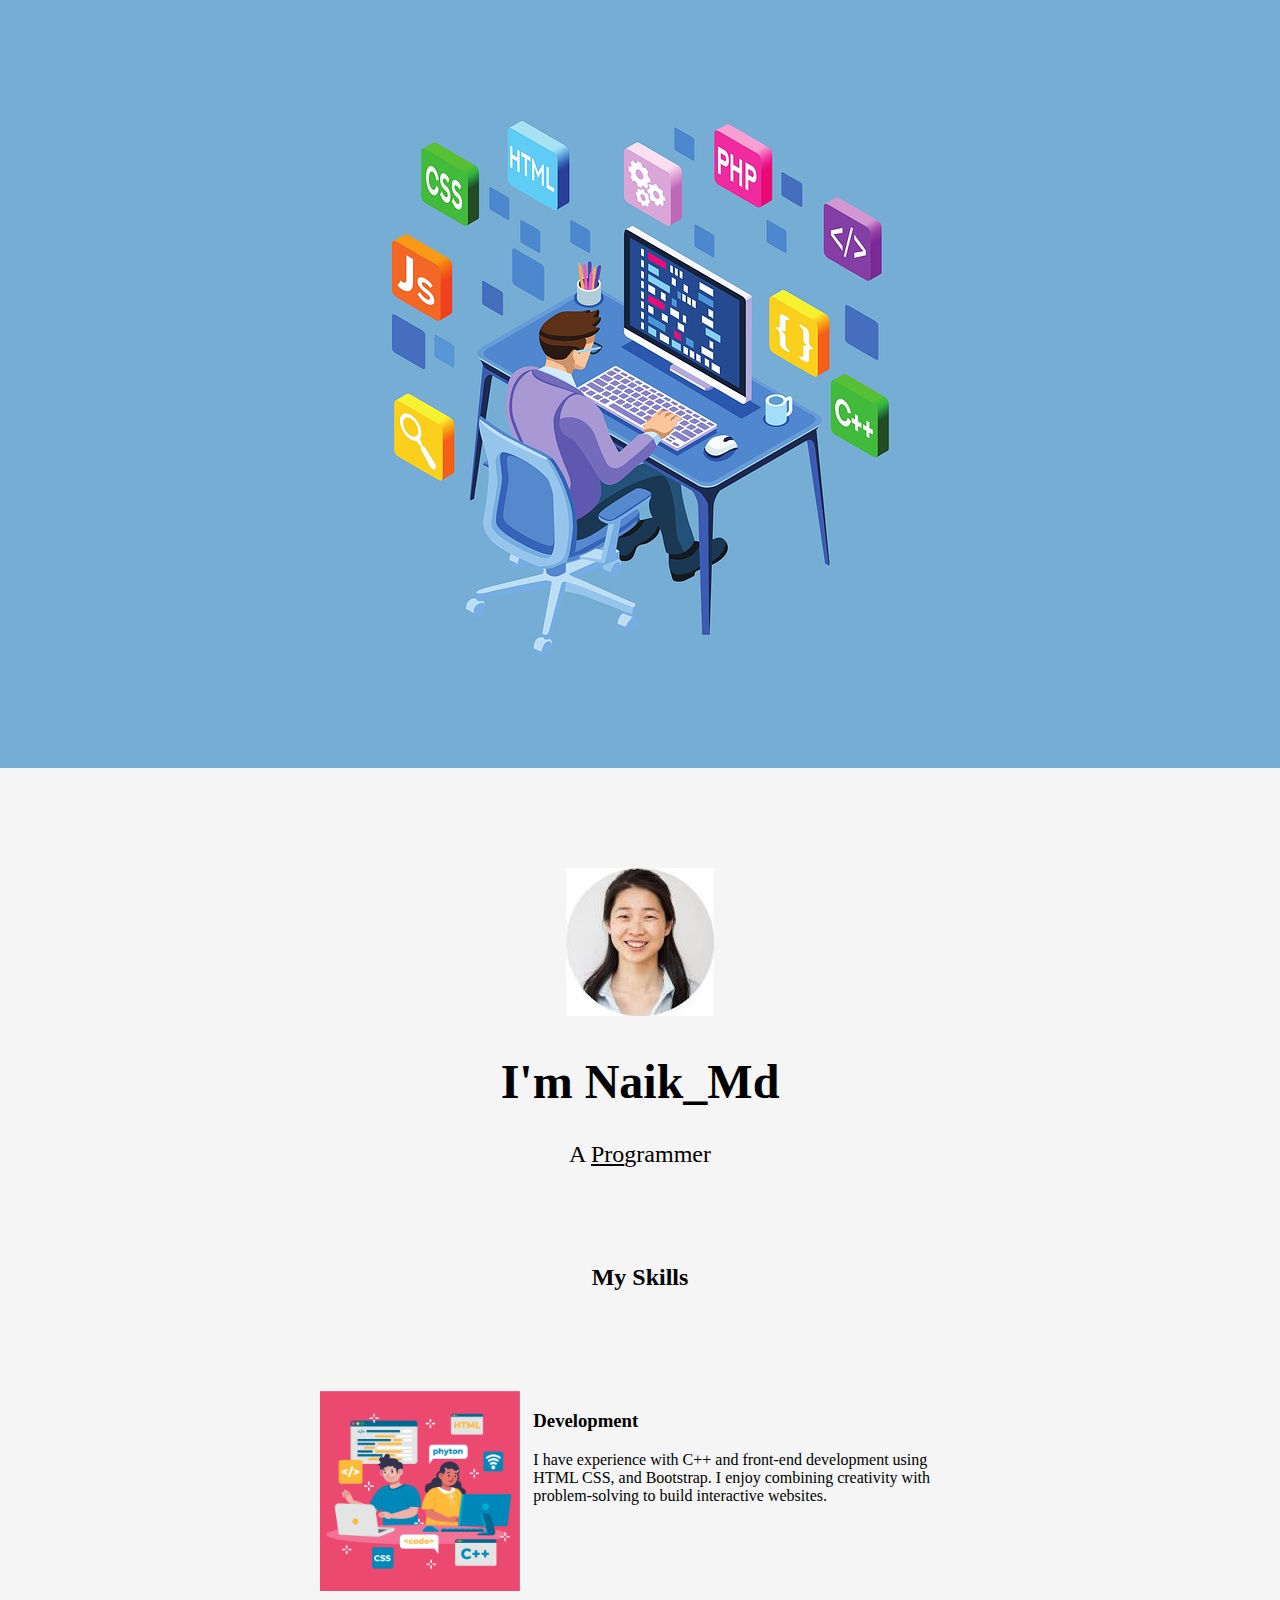
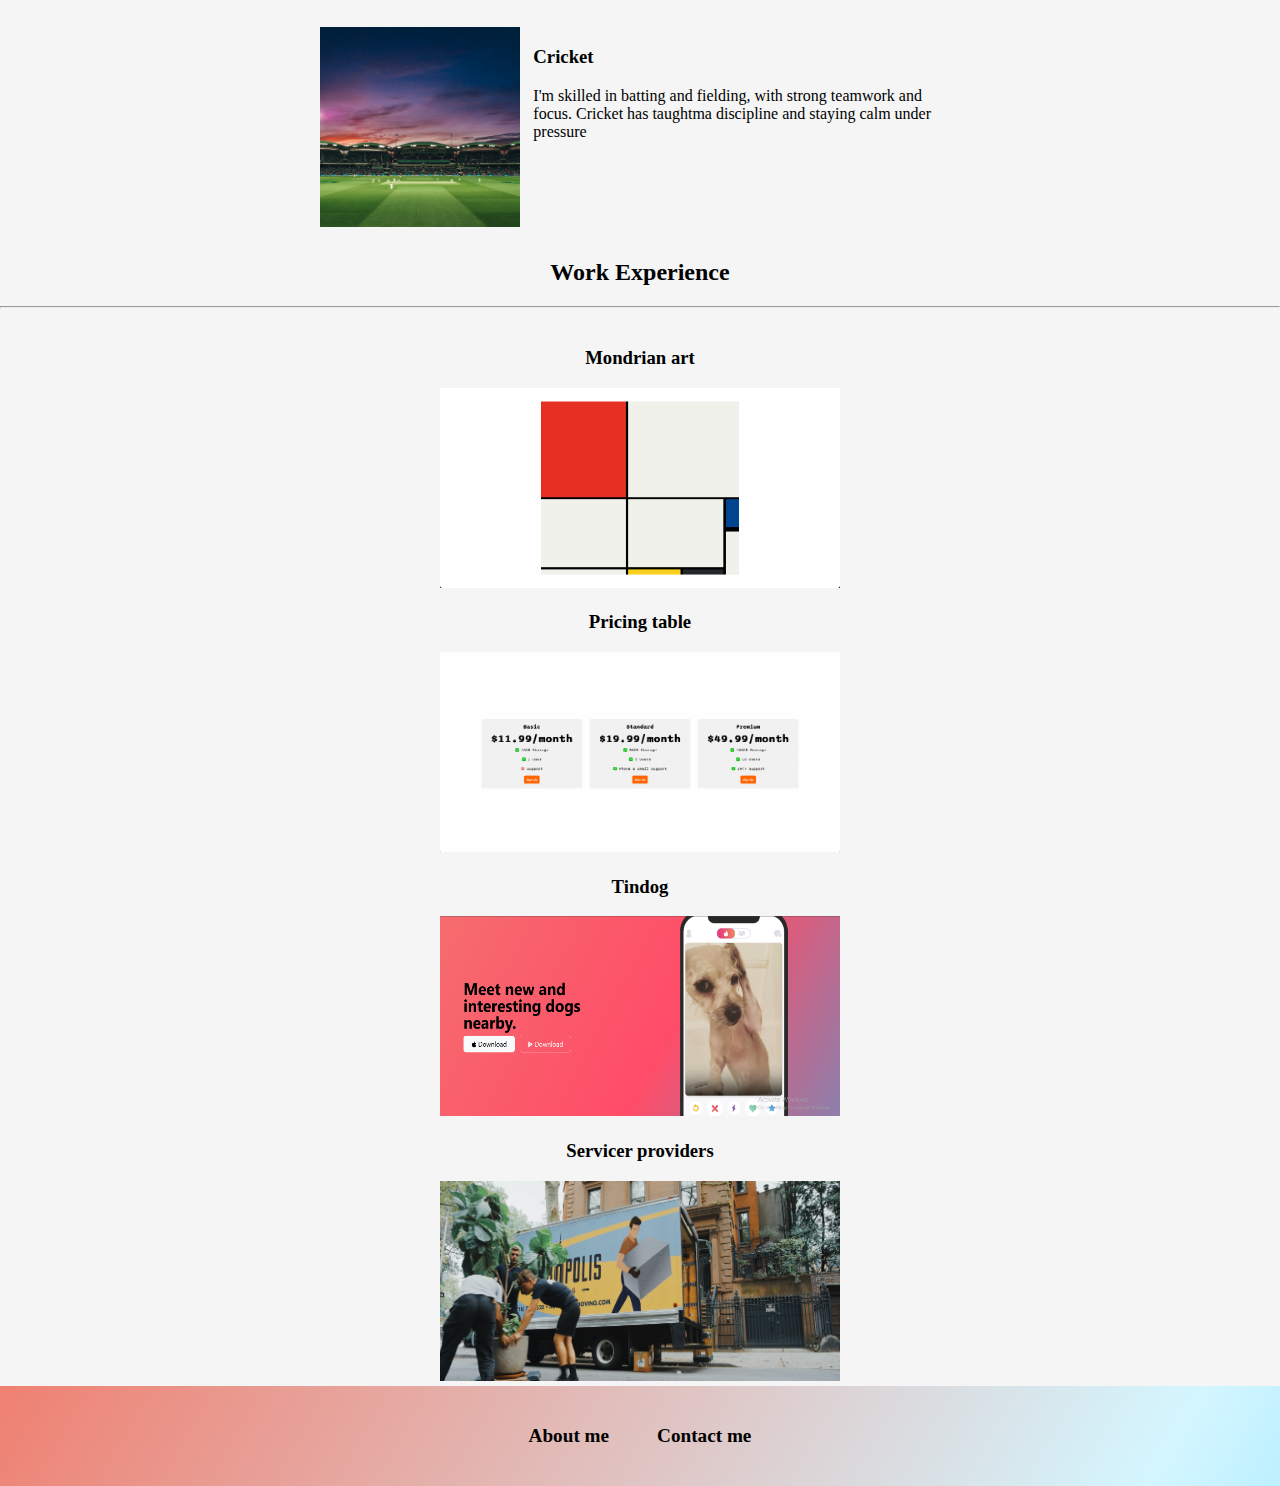
<file: index.html>
<!DOCTYPE html>
<html lang="en">
<head>
  <meta charset="UTF-8">
  <meta name="viewport" content="width=device-width, initial-scale=1.0">
  <title>Personal Resume</title>
  <link rel="stylesheet" href="style.css">
</head>
<body>

  <section class="hero">
    <img src="./HEROS.jpg.png" alt="hero image" width="100%">
  </section>

  <section class="angela">
    <img alt="angelabauer (Angela Yu) · GitHub" id="dimg_g7spZ9WiO5yakdUPzNbAkQc_13" src="[data-uri]" data-csiid="g7spZ9WiO5yakdUPzNbAkQc_5" data-atf="1">
    <h1>I'm Naik_Md</h1>
    <p class="para">A <span>Pro</span>grammer</p>
  </section>
  <div class="skills">
    <h2>My Skills</h2>
    <div class="parent">
      <div class="cartoon">
        <img src="./skills.jpg" alt="Skills image" height="200">
      </div>
    <div class="development">
      <h3>Development</h3>
      <p>I have experience with C++ and front-end development using HTML CSS, and Bootstrap. I enjoy combining creativity with problem-solving to build interactive websites.</p>
    </div>
      <div class="cartoon">
        <img src="./Interest (2).jpg" alt="Skills image" height="200" width="200">
      </div>
    <div class="development">
      <h3>Cricket</h3>
      <p>I'm skilled in batting and fielding, with strong teamwork and focus. Cricket has taughtma discipline and staying calm under pressure</p>
    </div>
    </div>
  </div>
<hr class="hr1">
  <div class="pro1">
    <h2>Work Experience</h2>
    <hr>
    <div class="pros">
    <h3>Mondrian art</h3>
    <div class="pro2"><a href="./projects/index2.html"><img src="./goal.png" alt="goal image" height="200"></a></div>
    <h3>Pricing table</h3>
    <div class="pro2"><a href="./projects/index1.html"><img src="./projects/goal-large.png" alt="goal image" height="200"></a></div>
    <h3>Tindog</h3>
    <div class="pro2"><a href="./projects/index4.html"><img src="./projects/Screenshot (5).png" alt="goal image" height="200"></a></div>
    <h3>Servicer providers</h3>
    <div class="pro2"><a href="./projects/index3.html"><img src="./projects/moving-van.jpg" alt="goal image" height="200"></a></div>
    </div>
  </div>
  <!-- <hr> -->
  <footer>
    <div class="footer gradient-background">
      <div class="about-me"><a href="./projects/about.html">About me</a></div>
      <div class="about-me"><a href="./projects/contact.html">Contact me</a></div>
    </div>
  </footer>
</body>
</html>
</file>
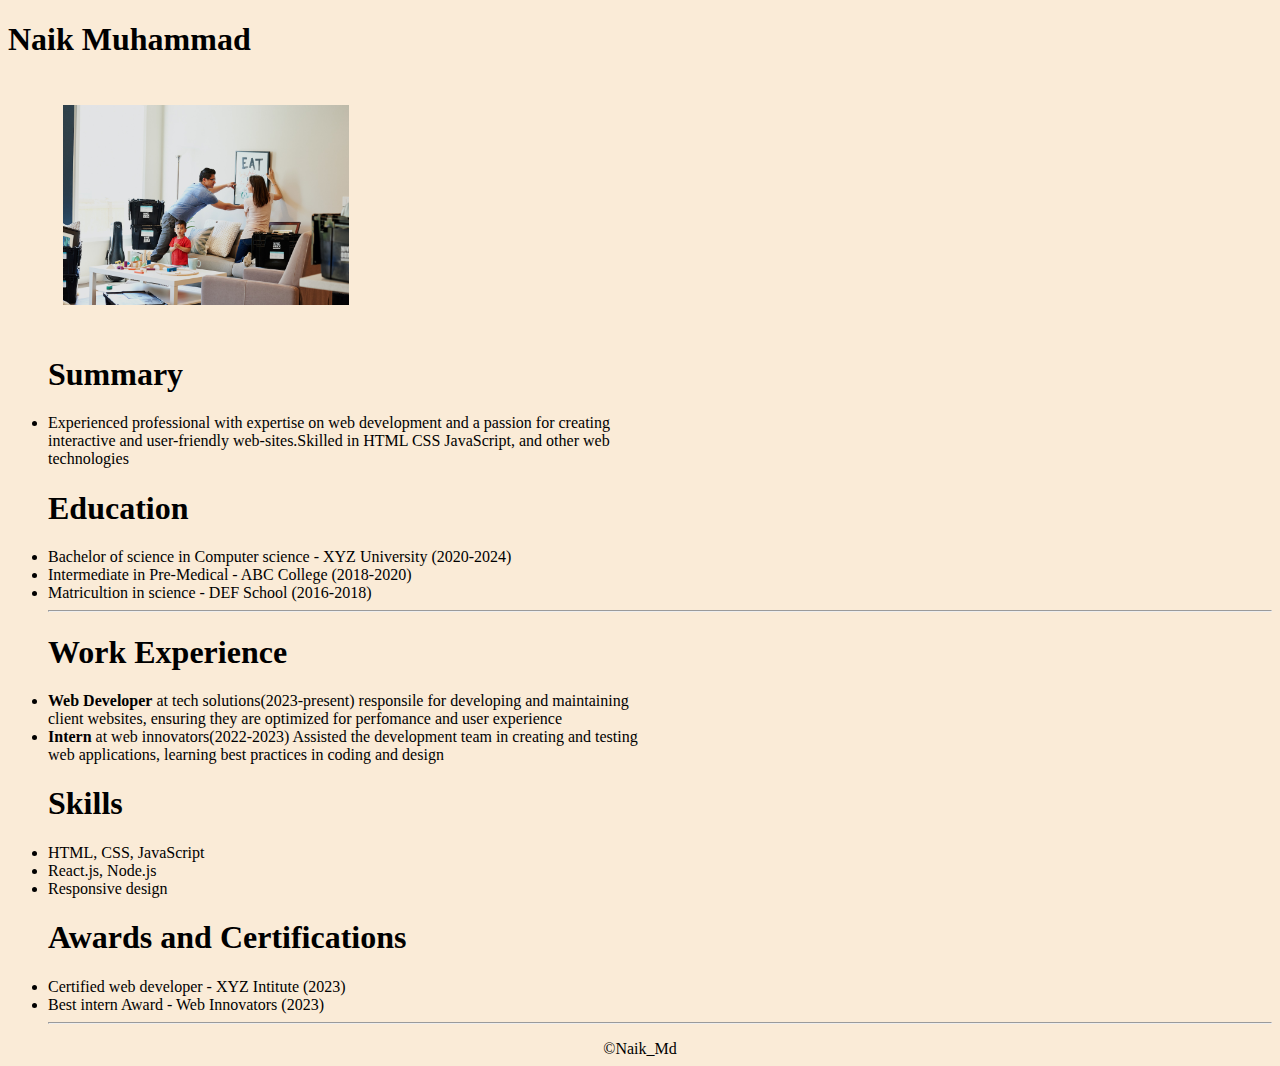
<file: projects/about.html>
<!DOCTYPE html>
<html lang="en">
<head>
    <meta charset="UTF-8">
    <meta name="viewport" content="width=device-width, initial-scale=1.0">
    <title>About me</title>
    <style>
        body{
            background-color: antiquewhite;
        }
        li{
            width: 50%;
        }
    </style>
</head>
<body>
    <h1>Naik Muhammad</h1>
    <img src="./family.jpg" alt="myImage" height="200" style="margin: 2%; padding-left: 30px;" >
    <ul>
        <h1>Summary</h1>
        <li>Experienced professional with expertise on web development and a passion for creating interactive and user-friendly web-sites.Skilled in HTML CSS JavaScript, and other web technologies</li>
        <h1>Education</h1>
        <li>Bachelor of science in Computer science - XYZ University (2020-2024)</li>
        <li>Intermediate in Pre-Medical - ABC College (2018-2020)</li>
        <li>Matricultion in science - DEF School (2016-2018)</li>
        <hr>
        <h1>Work Experience</h1>
        <li><b>Web Developer</b> at tech solutions(2023-present) responsile for developing and maintaining client websites, ensuring they are optimized for perfomance and user experience</li>
        <li><b>Intern</b> at web innovators(2022-2023) Assisted the development team in creating and testing web applications, learning best practices in coding and design</li>
        <h1>Skills</h1>
        <li>HTML, CSS, JavaScript</li>
        <li>React.js, Node.js</li>
        <li>Responsive design</li>
        <h1>Awards and Certifications</h1>
        <li>Certified web developer - XYZ Intitute (2023)</li>
        <li>Best intern Award - Web Innovators (2023)</li>
        <hr>
    </ul>
    <footer style="text-align: center;">
        &copy;Naik_Md 
    </footer>
</body>
</html>
</file>
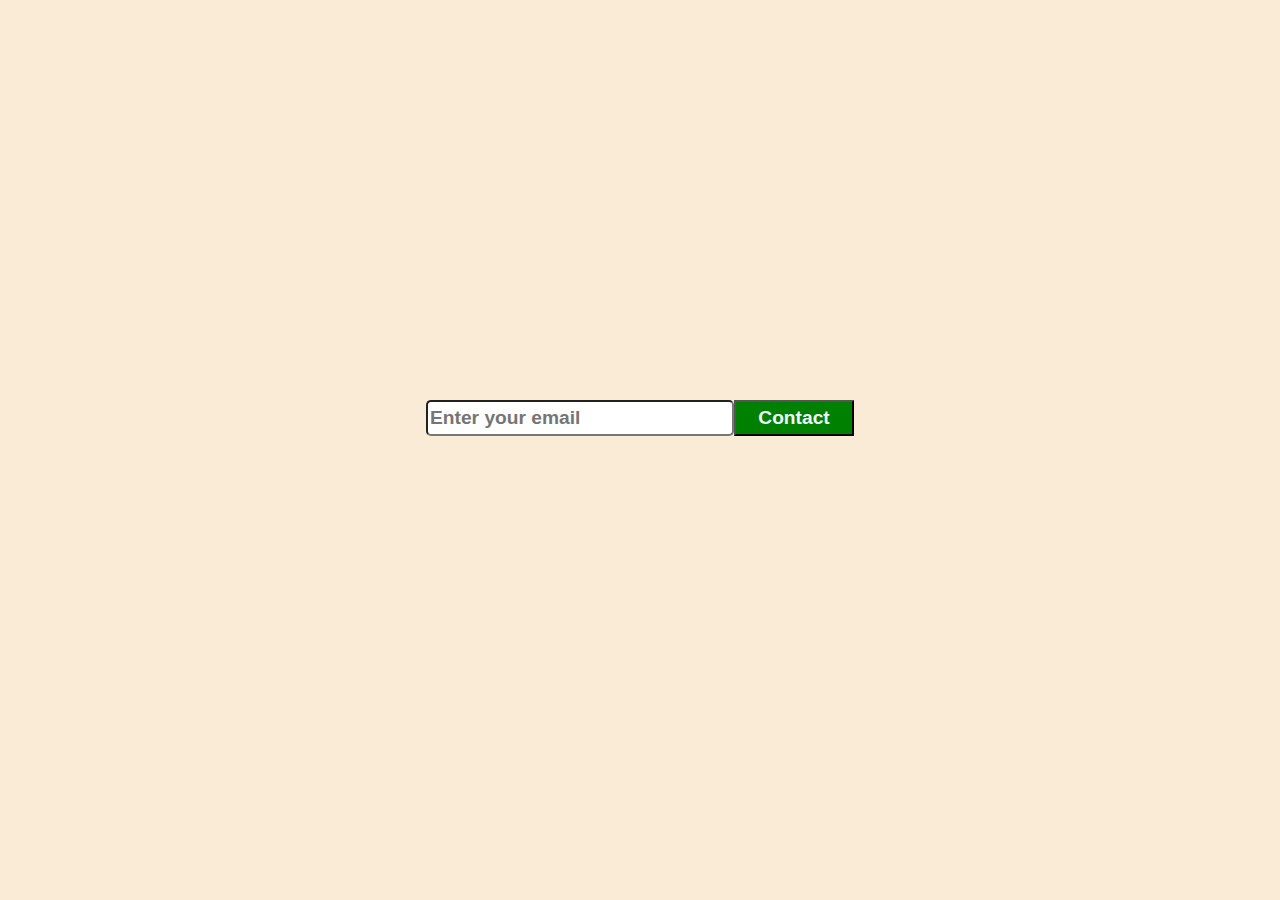
<file: projects/contact.html>
<!DOCTYPE html>
<html lang="en">
<head>
    <meta charset="UTF-8">
    <meta name="viewport" content="width=device-width, initial-scale=1.0">
    <title>Contact me</title>
    <link rel="stylesheet" href="cont.css">
</head>
<body>

   <div class="const">
    <div class="contact">
        <input type="text" placeholder="Enter your email">
        <button>Contact</button>
    </div>
   </div>

</body>
</html>
</file>
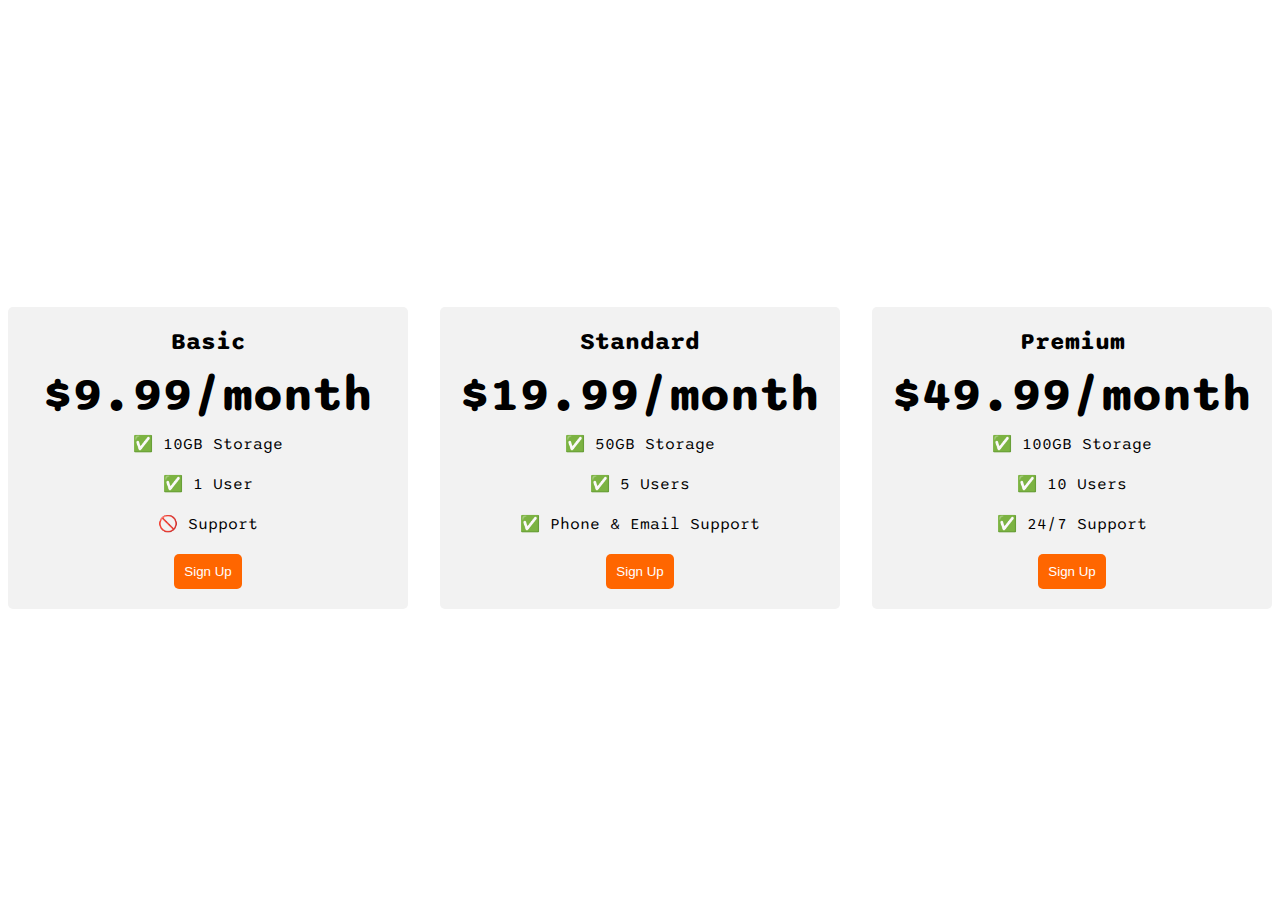
<file: projects/index1.html>
<!DOCTYPE html>
<html>
  <head>
    <title>Flexbox Pricing Table</title>
    <link rel="preconnect" href="https://fonts.googleapis.com" />
    <link rel="preconnect" href="https://fonts.gstatic.com" crossorigin />
    <link
      href="https://fonts.googleapis.com/css2?family=Sono:wght@400;700&display=swap"
      rel="stylesheet"
    />
    <style>
      body {
        font-family: "Sono", sans-serif;
      }

      .pricing-container{
        display: flex;
        justify-content: center;
        align-items: center;
        height: 100vh;
        gap: 2rem;
      }

      .pricing-plan{
        flex: 1;
        padding: 20px;
        background-color: #f2f2f2;
        text-align: center;
        max-width: 400px;
        border-radius: 5px;
      }

      .plan-title{
        font-size: 24px;
        font-weight: bold;
        margin-bottom: 10px;
      }

      .plan-price{
        font-size: 48px;
        font-weight: bold;
        margin-bottom: 10px;
      }

      .plan-features{
        list-style: none;
        padding: 0;
        margin: 0;
      }

      .plan-features li{
        margin-bottom: 20px;
      }

      .plan-button{
        padding: 10px;
        background-color: #ff6600;
        color: #fff;
        border-radius: 5px;
        border: none;
      }

      /* Hint: What can you do with a media query and flexbox? */
      @media (max-width: 1250px) {
        .pricing-container{
          flex-direction: column;
          height: 100%;
        }
      }
    </style>
  </head>

  <body>
    <div class="pricing-container">
      <div class="pricing-plan">
        <div class="plan-title">Basic</div>
        <div class="plan-price">$9.99/month</div>
        <ul class="plan-features">
          <li>✅ 10GB Storage</li>
          <li>✅ 1 User</li>
          <li>🚫 Support</li>
        </ul>
        <button class="plan-button">Sign Up</button>
      </div>
      <div class="pricing-plan">
        <div class="plan-title">Standard</div>
        <div class="plan-price">$19.99/month</div>
        <ul class="plan-features">
          <li>✅ 50GB Storage</li>
          <li>✅ 5 Users</li>
          <li>✅ Phone &amp; Email Support</li>
        </ul>
        <button class="plan-button">Sign Up</button>
      </div>
      <div class="pricing-plan">
        <div class="plan-title">Premium</div>
        <div class="plan-price">$49.99/month</div>
        <ul class="plan-features">
          <li>✅ 100GB Storage</li>
          <li>✅ 10 Users</li>
          <li>✅ 24/7 Support</li>
        </ul>
        <button class="plan-button">Sign Up</button>
      </div>
    </div>
  </body>
</html>
</file>
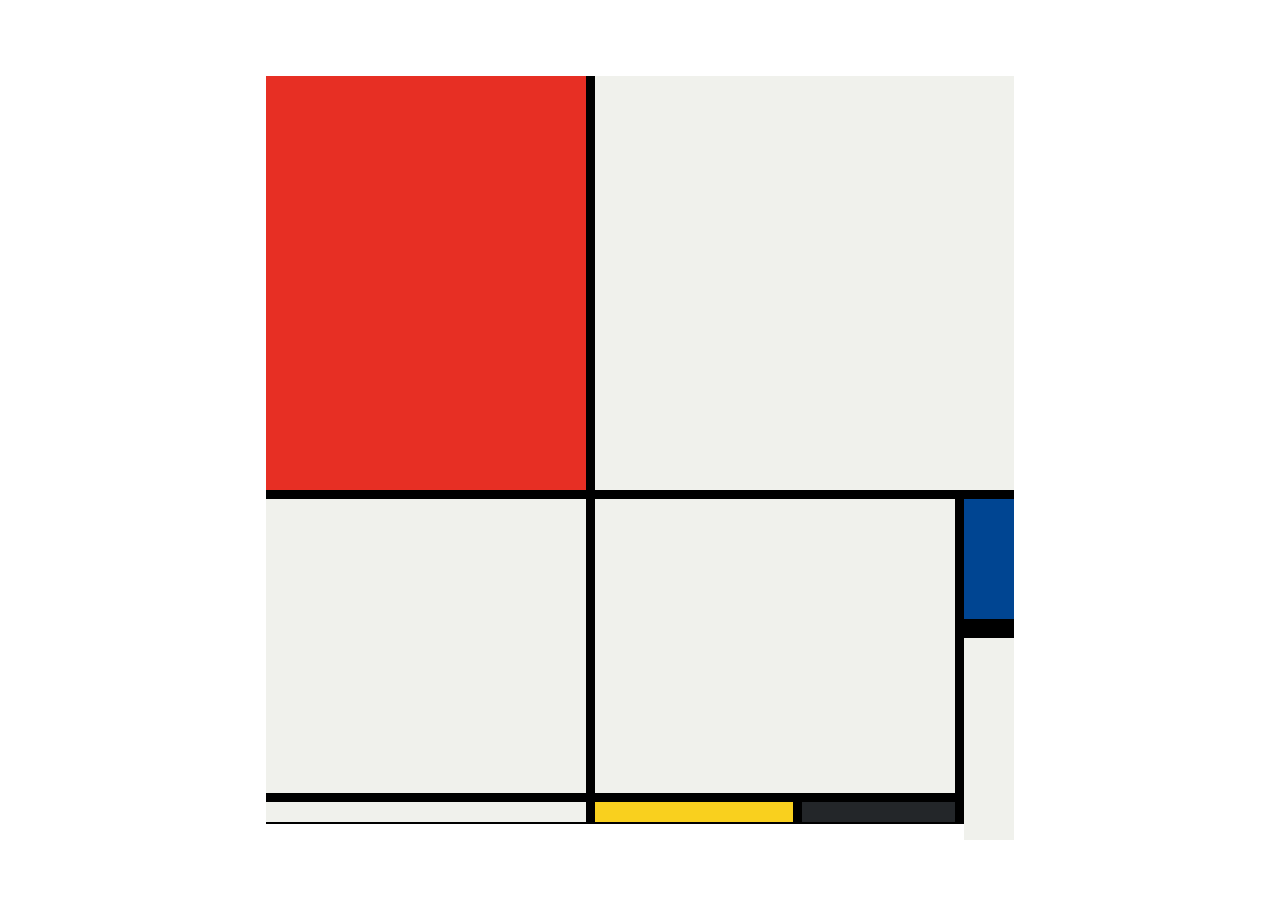
<file: projects/index2.html>
<!DOCTYPE html>
<html lang="en">

<head>
  <meta charset="UTF-8">
  <meta name="viewport" content="width=device-width, initial-scale=1.0">
  <title>Mondrian Project</title>
  <style>
    /* 
    Write your CSS here 
    Gap Colour: #000
    White: #F0F1EC
    Red: #E72F24
    Black: #232629
    Blue: #004592
    Yellow: #F9D01E

    For dimensions, see dimensions.png image.
    HINT: Remember you can't change the properties of grid lines.
    But grid lines are transparent!
    */
    body{
      display: flex;
      justify-content: center;
      align-items: center;
      height: 100vh;
      margin: 0%;
      padding: 0%;
    }

    .container{
      height: 748px;
      width: 748px;
      background-color: #000;
      display: grid;
      grid-template-columns: 320px 198px 153px 50px;
      grid-template-rows: 414px 130px 155px 20px;
      gap: 9px;
    }

    .item{
      background-color: #f0f1ec;
    }

    .red{
      background-color: #e72f24;
    }

    .white1{
      grid-column: span 3;
    }

    .white2{
      grid-row: span 2;
    }

    .white3{
      grid-column: span 2;
      grid-row: span 2;
    }

    .blue{
      background-color: #004592;
      border-bottom: 10px solid #000;
    }

    .yellow{
      background-color: #F9D01E;
    }

    .black{
      background-color: #232629;
    }

    .white4{
      grid-row: span 4;
    }


  </style>
</head>

<body>
  <!-- Write your HTML here -->
  <div class="container">
    <div class="item red"></div>
    <div class="item white1"></div>
    <div class="item white2"></div>
    <div class="item white3"></div>

    <div class="item blue"></div>
    <div class="item white4"></div>

    <div class="item"></div>
    <div class="item yellow"></div>
    <div class="item black"></div>
  </div>
</body>

</html>
</file>
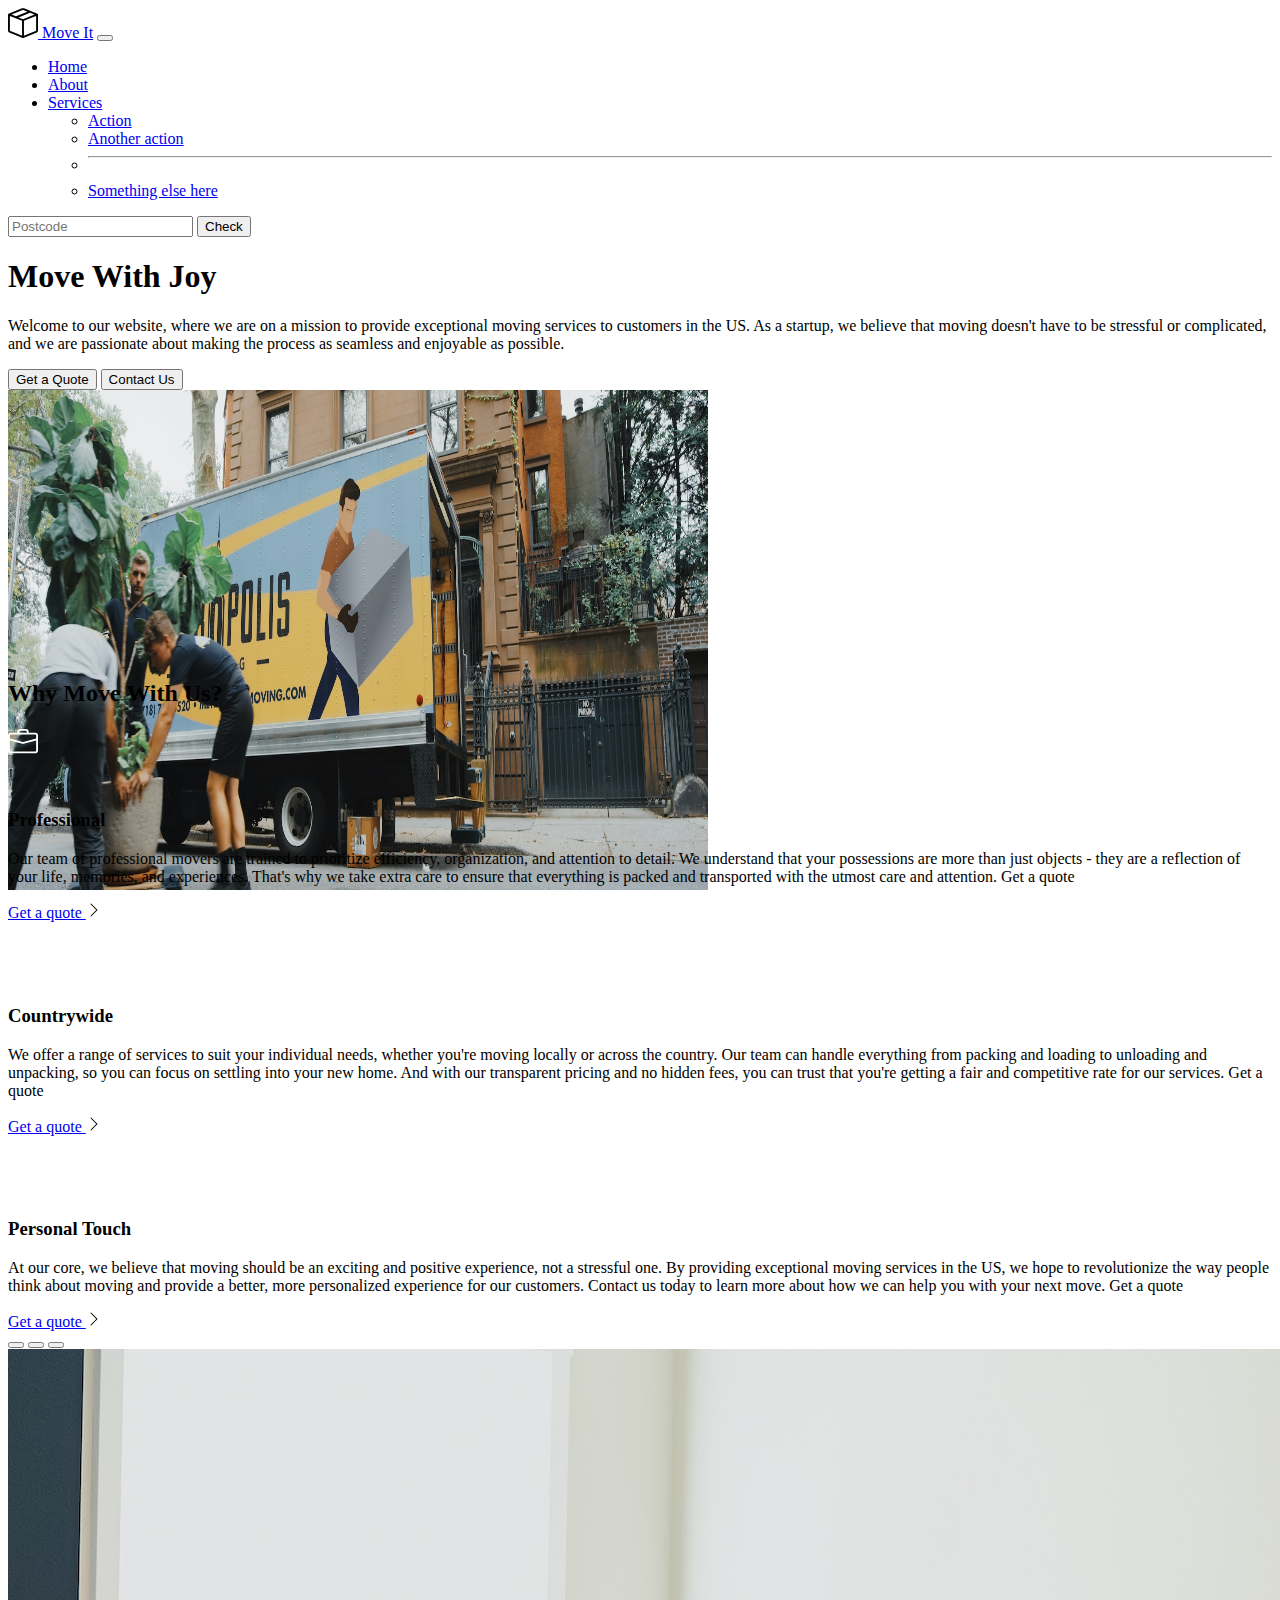
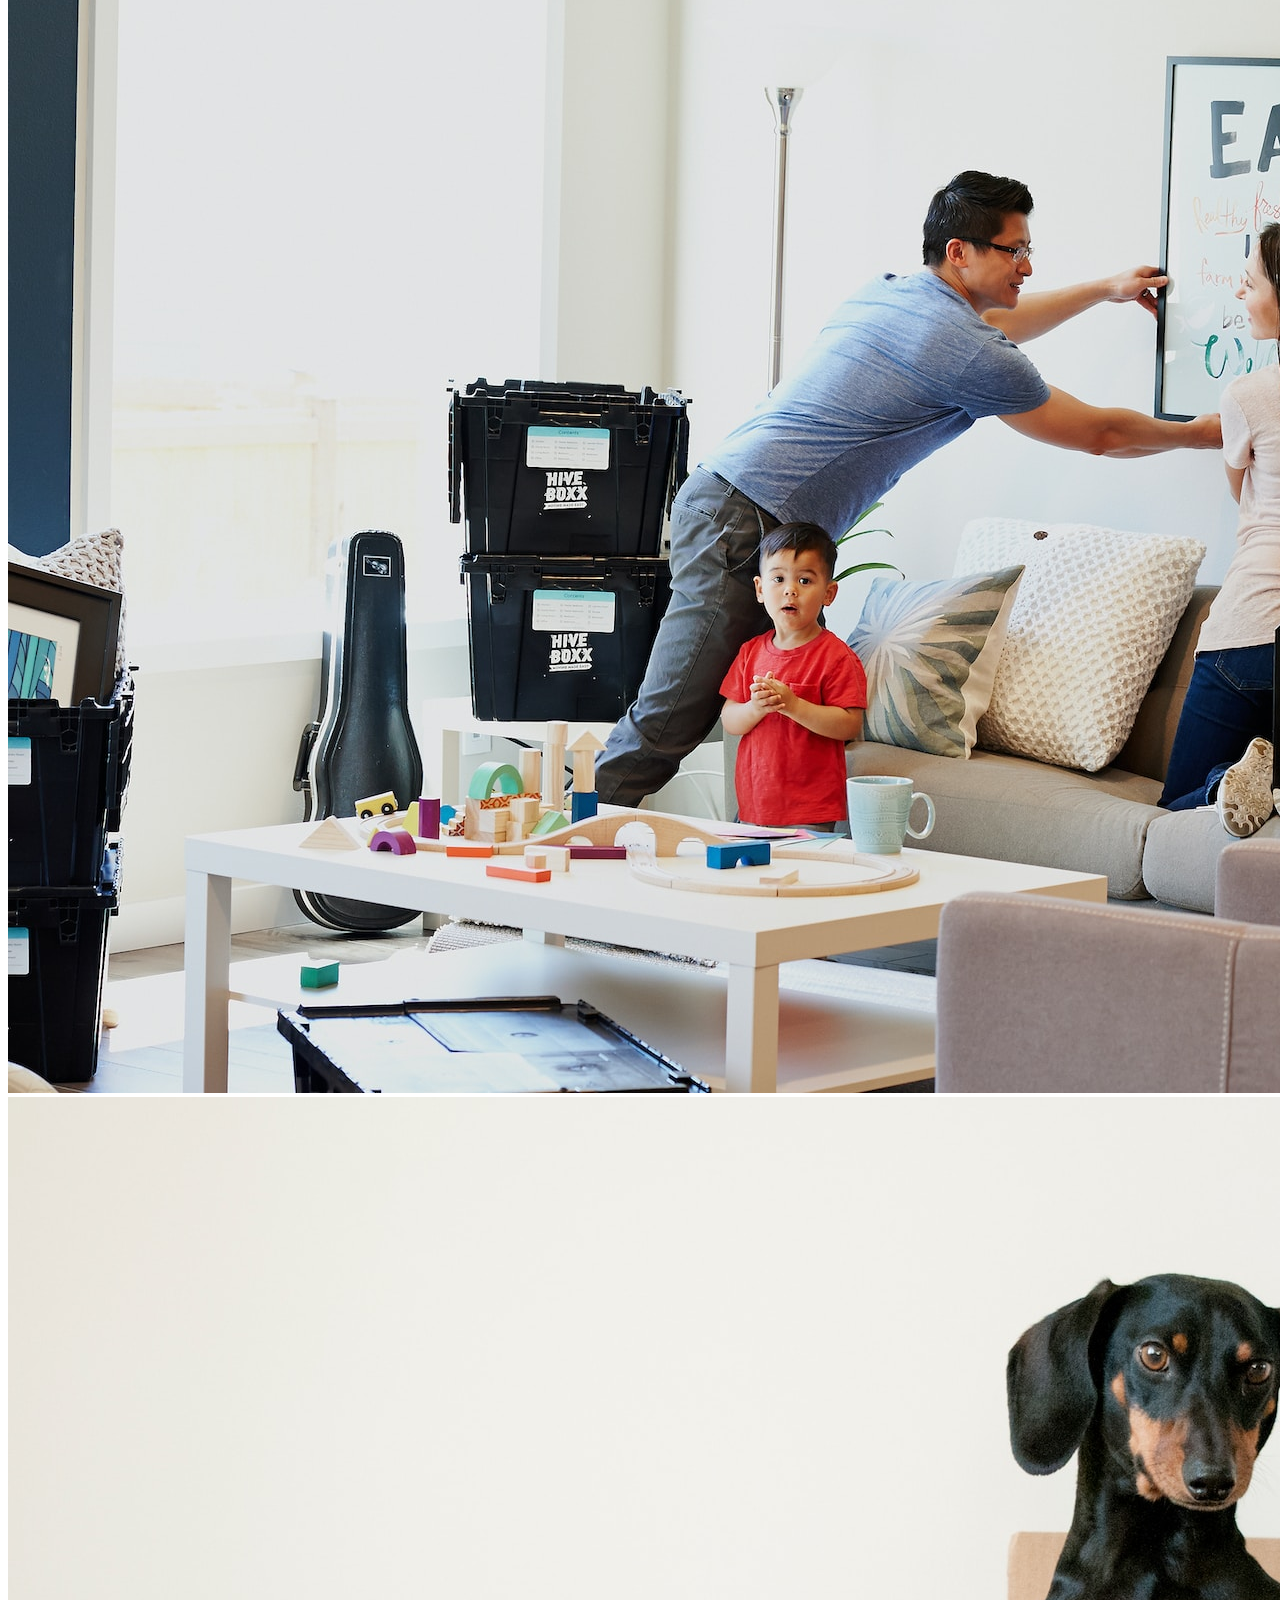
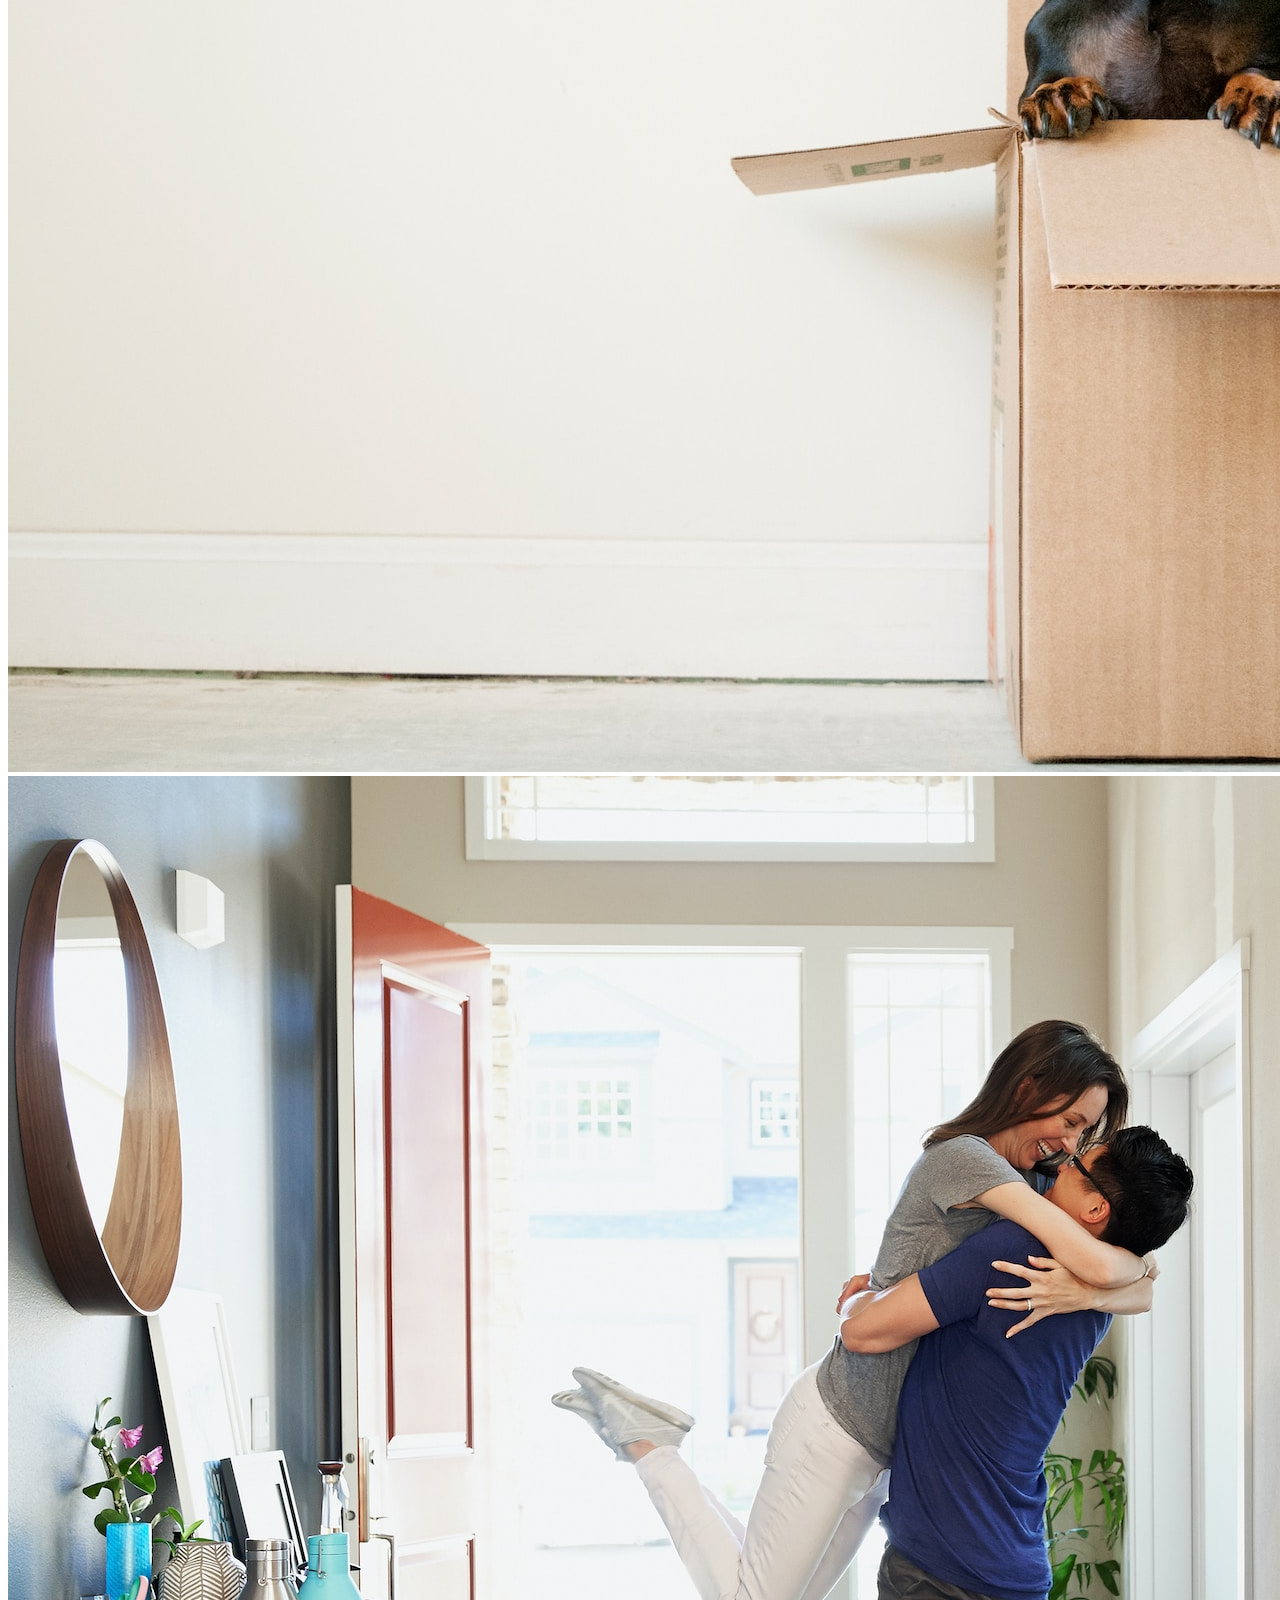
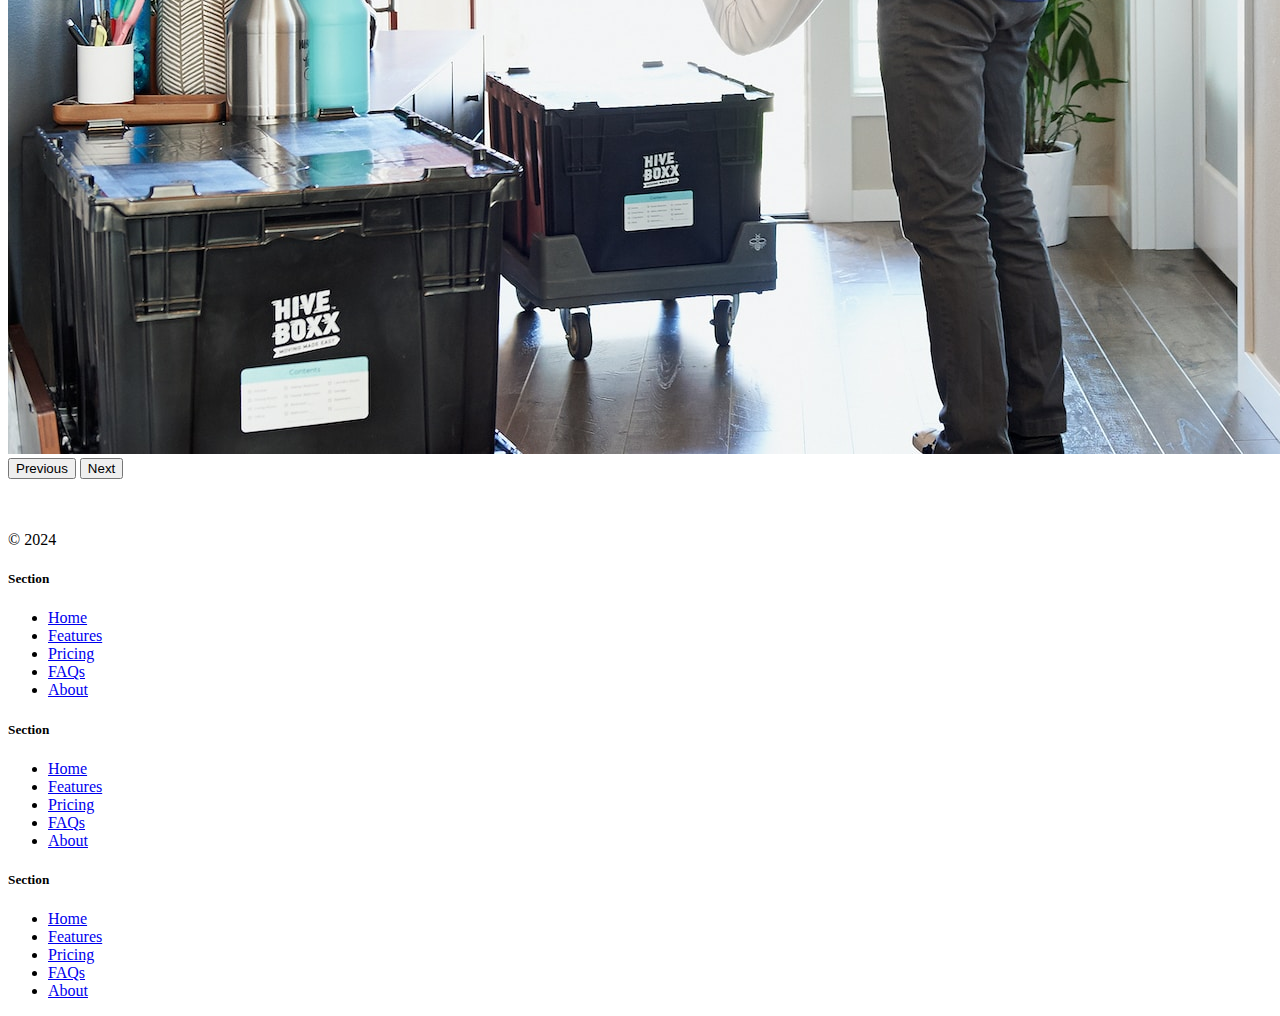
<file: projects/index3.html>
<!DOCTYPE html>
<html lang="en" data-bs-theme="dark">

<head>
  <meta charset="UTF-8">
  <meta name="viewport" content="width=device-width, initial-scale=1.0">
  <title>Bootstrap Components</title>
  <link href="https://cdn.jsdelivr.net/npm/bootstrap@5.3.0-alpha2/dist/css/bootstrap.min.css" rel="stylesheet"
    integrity="sha384-aFq/bzH65dt+w6FI2ooMVUpc+21e0SRygnTpmBvdBgSdnuTN7QbdgL+OapgHtvPp" crossorigin="anonymous">
  <style>

   .feature-icon {
    width: 4rem;
    height: 4rem;
    border-radius: .75rem;
  } 
  
  </style>
</head>
<body>
  <nav class="navbar navbar-expand-lg bg-body-tertiary">
    <div class="container-fluid">
      <a class="navbar-brand" href="#"><img src="./box-seam.svg" alt="Move It brand" height="30px"> Move It</a>
      <button class="navbar-toggler" type="button" data-bs-toggle="collapse" data-bs-target="#navbarSupportedContent" aria-controls="navbarSupportedContent" aria-expanded="false" aria-label="Toggle navigation">
        <span class="navbar-toggler-icon"></span>
      </button>
      <div class="collapse navbar-collapse" id="navbarSupportedContent">
        <ul class="navbar-nav me-auto mb-2 mb-lg-0">
          <li class="nav-item">
            <a class="nav-link active" aria-current="page" href="#">Home</a>
          </li>
          <li class="nav-item">
            <a class="nav-link" href="#">About</a>
          </li>
          <li class="nav-item dropdown">
            <a class="nav-link dropdown-toggle" href="#" role="button" data-bs-toggle="dropdown" aria-expanded="false">
              Services
            </a>
            <ul class="dropdown-menu">
              <li><a class="dropdown-item" href="#">Action</a></li>
              <li><a class="dropdown-item" href="#">Another action</a></li>
              <li><hr class="dropdown-divider"></li>
              <li><a class="dropdown-item" href="#">Something else here</a></li>
            </ul>
          </li>
        </ul>
        <form class="d-flex" role="search">
          <input class="form-control me-2" type="search" placeholder="Postcode" aria-label="Search">
          <button class="btn btn-outline-success" type="submit">Check</button>
        </form>
      </div>
    </div>
  </nav>  


  <div class="px-4 pt-5 my-5 text-center border-bottom">
    <h1 class="display-4 fw-bold text-body-emphasis">Move With Joy</h1>
    <div class="col-lg-6 mx-auto">
      <p class="lead mb-4">Welcome to our website, where we are on a mission to provide exceptional moving services to customers in the US. As a startup, we believe that moving doesn't have to be stressful or complicated, and we are passionate about making the process as seamless and enjoyable as possible.</p>
      <div class="d-grid gap-2 d-sm-flex justify-content-sm-center mb-5">
        <button type="button" class="btn btn-primary btn-lg px-4 me-sm-3">Get a Quote</button>
        <button type="button" class="btn btn-outline-secondary btn-lg px-4">Contact Us</button>
      </div>
    </div>
    <div class="overflow-hidden" style="max-height: 30vh;">
      <div class="container px-5">
        <img src="./moving-van.jpg" class="img-fluid border rounded-3 shadow-lg mb-4" alt="Example image" width="700" height="500" loading="lazy">
      </div>
    </div>
  </div>
   
  <div class="container px-4 py-5" id="featured-3">
   <h2 class="pb-2 border-bottom">Why Move With Us?</h2>
   <div class="row g-4 py-5 row-cols-1 row-cols-lg-3">
    <div class="feature col">
      <div class="feature-icon d-inline-flex align-items-center justify-content-center text-bg-primary bg-gradient fs-2 mb-3">
       <img src="./briefcase.svg" alt="briefcase" height="30">
      </div>
      <h3 class="fs-2 text-body-emphasis">Professional</h3>
      <p>Our team of professional movers are trained to prioritize efficiency, organization, and attention to detail. We understand that your possessions are more than just objects - they are a reflection of your life, memories, and experiences. That's why we take extra care to ensure that everything is packed and transported with the utmost care and attention.
        Get a quote</p>
      <a href="#" class="icon-link">
        Get a quote
      <img src="./chevron-right.svg" alt="chevron-right">
      </a>
    </div>
    <div class="feature col">
      <div class="feature-icon d-inline-flex align-items-center justify-content-center text-bg-primary bg-gradient fs-2 mb-3">
       <img src="./bus-front.svg" alt="bus-front" height="30">
      </div>
      <h3 class="fs-2 text-body-emphasis">Countrywide</h3>
      <p>We offer a range of services to suit your individual needs, whether you're moving locally or across the country. Our team can handle everything from packing and loading to unloading and unpacking, so you can focus on settling into your new home. And with our transparent pricing and no hidden fees, you can trust that you're getting a fair and competitive rate for our services.
        Get a quote</p>
      <a href="#" class="icon-link">
        Get a quote
        <img src="./chevron-right.svg" alt="chevron-right">
      </a>
    </div>
    <div class="feature col">
      <div class="feature-icon d-inline-flex align-items-center justify-content-center text-bg-primary bg-gradient fs-2 mb-3">
       <img src="./chat-square-heart.svg" alt="chat-square-heart" height="30px">
      </div>
      <h3 class="fs-2 text-body-emphasis">Personal Touch</h3>
      <p>At our core, we believe that moving should be an exciting and positive experience, not a stressful one. By providing exceptional moving services in the US, we hope to revolutionize the way people think about moving and provide a better, more personalized experience for our customers. Contact us today to learn more about how we can help you with your next move.
        Get a quote
        </p>
      <a href="#" class="icon-link">
        Get a quote
        <img src="./chevron-right.svg" alt="chevron-right">
       </a>
      </div>
    </div>
  </div>

 <div class="container">
  <div id="carouselExampleIndicators" class="carousel slide">
    <div class="carousel-indicators">
      <button type="button" data-bs-target="#carouselExampleIndicators" data-bs-slide-to="0" class="active" aria-current="true" aria-label="Slide 1"></button>
      <button type="button" data-bs-target="#carouselExampleIndicators" data-bs-slide-to="1" aria-label="Slide 2"></button>
      <button type="button" data-bs-target="#carouselExampleIndicators" data-bs-slide-to="2" aria-label="Slide 3"></button>
    </div>
    <div class="carousel-inner">
      <div class="carousel-item active">
        <img src="./family.jpg" class="d-block w-100" alt="family image">
      </div>
      <div class="carousel-item">
        <img src="./dog.jpg" class="d-block w-100" alt="dog image">
      </div>
      <div class="carousel-item">
        <img src="./couple.jpg" class="d-block w-100" alt="couple image">
      </div>
    </div>
    <button class="carousel-control-prev" type="button" data-bs-target="#carouselExampleIndicators" data-bs-slide="prev">
      <span class="carousel-control-prev-icon" aria-hidden="true"></span>
      <span class="visually-hidden">Previous</span>
    </button>
    <button class="carousel-control-next" type="button" data-bs-target="#carouselExampleIndicators" data-bs-slide="next">
      <span class="carousel-control-next-icon" aria-hidden="true"></span>
      <span class="visually-hidden">Next</span>
    </button>
  </div>
 </div>

 <footer class="row row-cols-1 row-cols-sm-2 row-cols-md-5 py-5 my-5 border-top">
  <div class="col mb-3">
    <a href="/" class="d-flex align-items-center mb-3 link-body-emphasis text-decoration-none">
      <svg class="bi me-2" width="40" height="32"><use xlink:href="#bootstrap"></use></svg>
    </a>
    <p class="text-body-secondary">© 2024</p>
  </div>

  <div class="col mb-3">

  </div>

  <div class="col mb-3">
    <h5>Section</h5>
    <ul class="nav flex-column">
      <li class="nav-item mb-2"><a href="#" class="nav-link p-0 text-body-secondary">Home</a></li>
      <li class="nav-item mb-2"><a href="#" class="nav-link p-0 text-body-secondary">Features</a></li>
      <li class="nav-item mb-2"><a href="#" class="nav-link p-0 text-body-secondary">Pricing</a></li>
      <li class="nav-item mb-2"><a href="#" class="nav-link p-0 text-body-secondary">FAQs</a></li>
      <li class="nav-item mb-2"><a href="#" class="nav-link p-0 text-body-secondary">About</a></li>
    </ul>
  </div>

  <div class="col mb-3">
    <h5>Section</h5>
    <ul class="nav flex-column">
      <li class="nav-item mb-2"><a href="#" class="nav-link p-0 text-body-secondary">Home</a></li>
      <li class="nav-item mb-2"><a href="#" class="nav-link p-0 text-body-secondary">Features</a></li>
      <li class="nav-item mb-2"><a href="#" class="nav-link p-0 text-body-secondary">Pricing</a></li>
      <li class="nav-item mb-2"><a href="#" class="nav-link p-0 text-body-secondary">FAQs</a></li>
      <li class="nav-item mb-2"><a href="#" class="nav-link p-0 text-body-secondary">About</a></li>
    </ul>
  </div>

  <div class="col mb-3">
    <h5>Section</h5>
    <ul class="nav flex-column">
      <li class="nav-item mb-2"><a href="#" class="nav-link p-0 text-body-secondary">Home</a></li>
      <li class="nav-item mb-2"><a href="#" class="nav-link p-0 text-body-secondary">Features</a></li>
      <li class="nav-item mb-2"><a href="#" class="nav-link p-0 text-body-secondary">Pricing</a></li>
      <li class="nav-item mb-2"><a href="#" class="nav-link p-0 text-body-secondary">FAQs</a></li>
      <li class="nav-item mb-2"><a href="#" class="nav-link p-0 text-body-secondary">About</a></li>
    </ul>
  </div>
</footer>


  <script src="https://cdn.jsdelivr.net/npm/bootstrap@5.3.3/dist/js/bootstrap.bundle.min.js" integrity="sha384-YvpcrYf0tY3lHB60NNkmXc5s9fDVZLESaAA55NDzOxhy9GkcIdslK1eN7N6jIeHz" crossorigin="anonymous"></script>
</body>

</html>
</file>
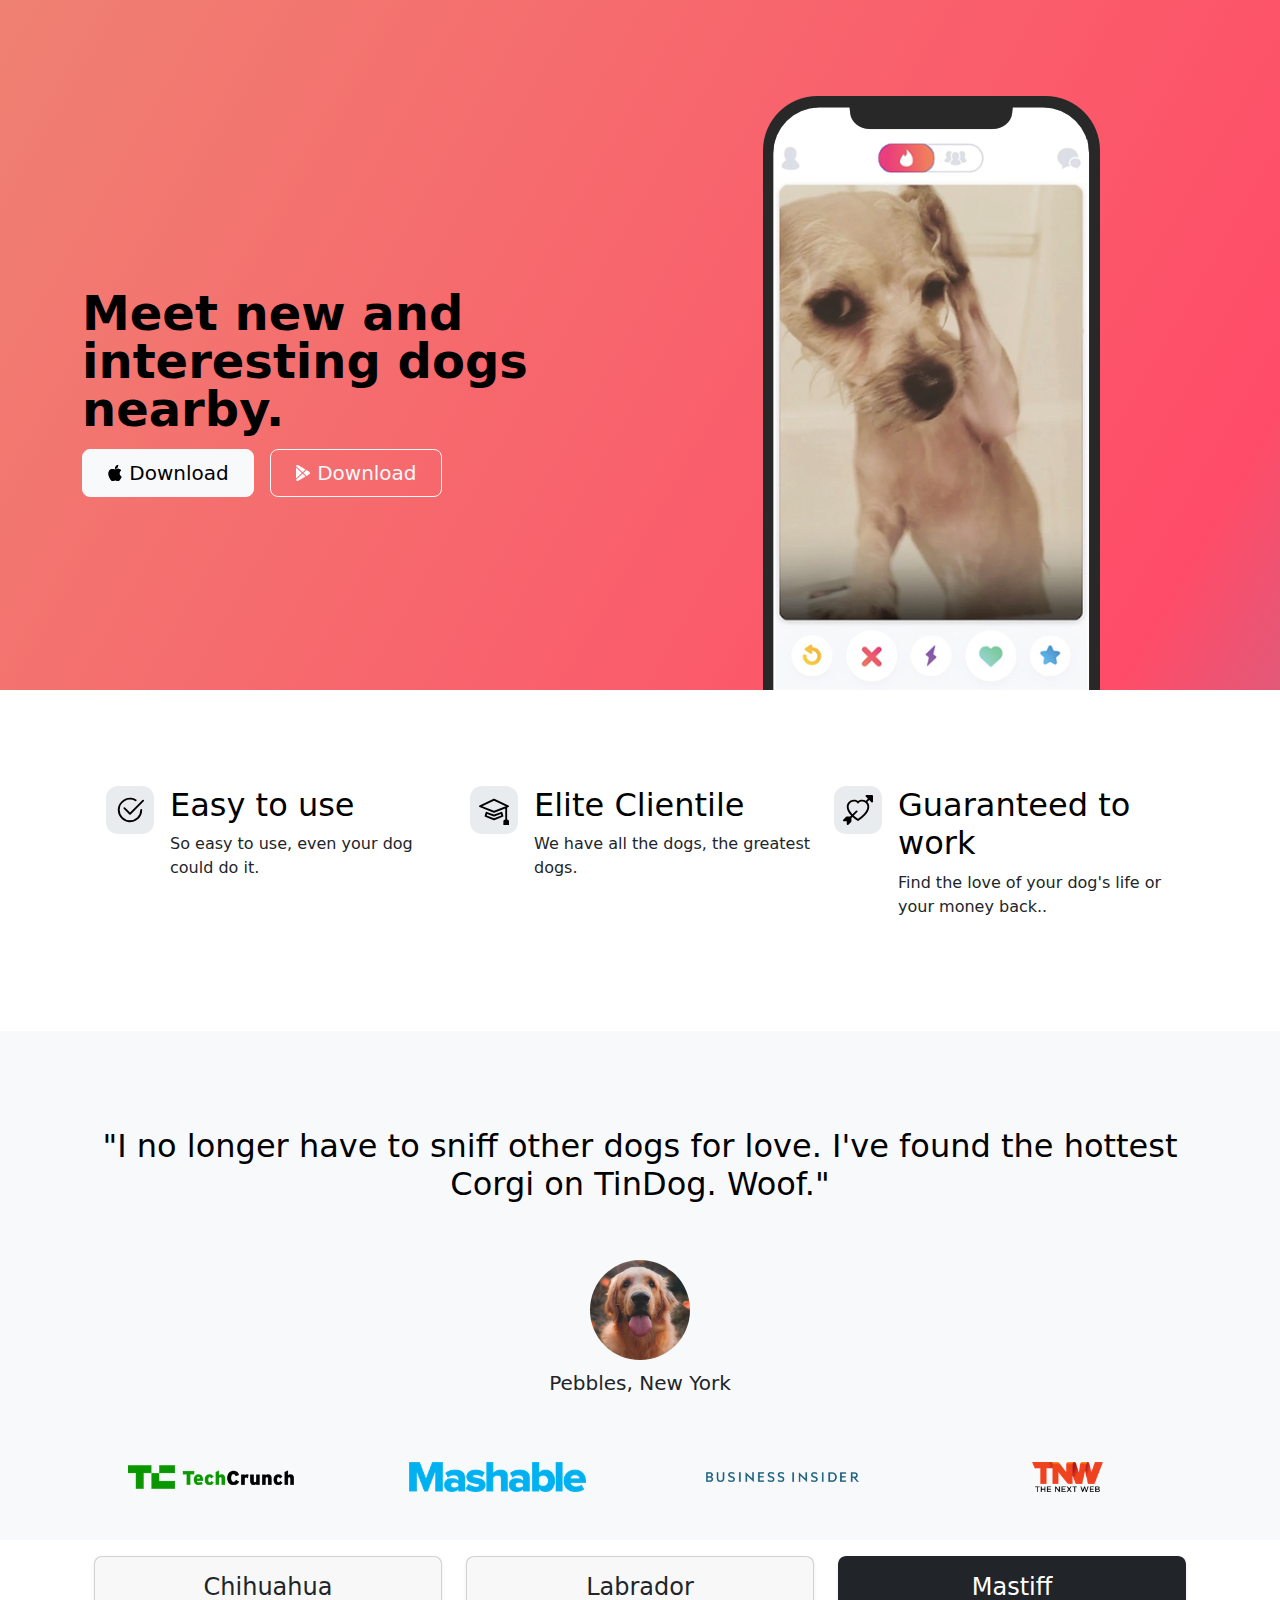
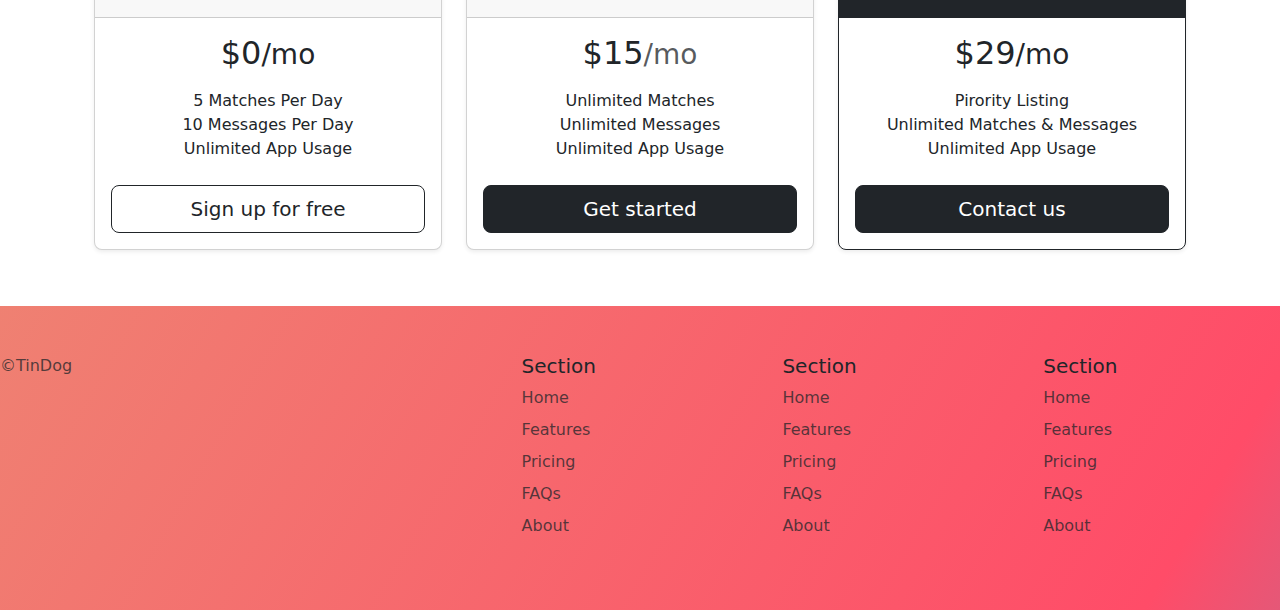
<file: projects/index4.html>
<!DOCTYPE html>
<html lang="en">

<head>
  <meta charset="UTF-8">
  <meta name="viewport" content="width=device-width, initial-scale=1.0">
  <title>TinDog</title>
  <link rel="stylesheet" href="./style1.css">
  <link href="https://cdn.jsdelivr.net/npm/bootstrap@5.3.3/dist/css/bootstrap.min.css" rel="stylesheet" integrity="sha384-QWTKZyjpPEjISv5WaRU9OFeRpok6YctnYmDr5pNlyT2bRjXh0JMhjY6hW+ALEwIH" crossorigin="anonymous">
</head>

<body>

  <!-- Title -->
  <section id="title" class="gradient-background">
    <div class="container pt-5">
      <div class="row flex-lg-row-reverse align-items-center g-5 pt-5">
        <div class="col-10 col-sm-8 col-lg-6">
          <img src="./iphone.png" class="d-block mx-lg-auto img-fluid" alt="Bootstrap Themes" height="200" loading="lazy">
        </div>
        <div class="col-lg-6">
          <h1 class="display-5 fw-bold text-body-emphasis lh-1 mb-3">Meet new and interesting dogs nearby.</h1>
          <div class="d-grid gap-2 d-md-flex justify-content-md-start">
            <button type="button" class="btn btn-light btn-lg px-4 me-md-2"><svg xmlns="http://www.w3.org/2000/svg" width="16" height="16" fill="currentColor"
              class="bi bi-apple mb-1" viewBox="0 0 16 16">
<path
                d="M11.182.008C11.148-.03 9.923.023 8.857 1.18c-1.066 1.156-.902 2.482-.878 2.516.024.034 1.52.087 2.475-1.258.955-1.345.762-2.391.728-2.43Zm3.314 11.733c-.048-.096-2.325-1.234-2.113-3.422.212-2.189 1.675-2.789 1.698-2.854.023-.065-.597-.79-1.254-1.157a3.692 3.692 0 0 0-1.563-.434c-.108-.003-.483-.095-1.254.116-.508.139-1.653.589-1.968.607-.316.018-1.256-.522-2.267-.665-.647-.125-1.333.131-1.824.328-.49.196-1.422.754-2.074 2.237-.652 1.482-.311 3.83-.067 4.56.244.729.625 1.924 1.273 2.796.576.984 1.34 1.667 1.659 1.899.319.232 1.219.386 1.843.067.502-.308 1.408-.485 1.766-.472.357.013 1.061.154 1.782.539.571.197 1.111.115 1.652-.105.541-.221 1.324-1.059 2.238-2.758.347-.79.505-1.217.473-1.282Z" />
<path
                d="M11.182.008C11.148-.03 9.923.023 8.857 1.18c-1.066 1.156-.902 2.482-.878 2.516.024.034 1.52.087 2.475-1.258.955-1.345.762-2.391.728-2.43Zm3.314 11.733c-.048-.096-2.325-1.234-2.113-3.422.212-2.189 1.675-2.789 1.698-2.854.023-.065-.597-.79-1.254-1.157a3.692 3.692 0 0 0-1.563-.434c-.108-.003-.483-.095-1.254.116-.508.139-1.653.589-1.968.607-.316.018-1.256-.522-2.267-.665-.647-.125-1.333.131-1.824.328-.49.196-1.422.754-2.074 2.237-.652 1.482-.311 3.83-.067 4.56.244.729.625 1.924 1.273 2.796.576.984 1.34 1.667 1.659 1.899.319.232 1.219.386 1.843.067.502-.308 1.408-.485 1.766-.472.357.013 1.061.154 1.782.539.571.197 1.111.115 1.652-.105.541-.221 1.324-1.059 2.238-2.758.347-.79.505-1.217.473-1.282Z" />
</svg> Download</button>
            <button type="button" class="btn btn-outline-light btn-lg px-4"><svg xmlns="http://www.w3.org/2000/svg" width="16" height="16" fill="currentColor"
              class="bi bi-google-play mb-1" viewBox="0 0 16 16">
<path
                d="M14.222 9.374c1.037-.61 1.037-2.137 0-2.748L11.528 5.04 8.32 8l3.207 2.96 2.694-1.586Zm-3.595 2.116L7.583 8.68 1.03 14.73c.201 1.029 1.36 1.61 2.303 1.055l7.294-4.295ZM1 13.396V2.603L6.846 8 1 13.396ZM1.03 1.27l6.553 6.05 3.044-2.81L3.333.215C2.39-.341 1.231.24 1.03 1.27Z" />
</svg> Download</button>
          </div>
        </div>
      </div>
    </div>
  </section>
  <!-- Features -->
  <section id="features">

    <div class="container">
      <div class="container px-4 py-5" id="hanging-icons">
        <div class="row g-4 py-5 row-cols-1 row-cols-lg-3">
          <div class="col d-flex align-items-start">
            <div class="icon-square text-body-emphasis bg-body-secondary d-inline-flex align-items-center justify-content-center fs-4 flex-shrink-0 me-3">
              <svg xmlns="http://www.w3.org/2000/svg" height="30" fill="currentColor" class="bi bi-check2-circle"
              viewBox="0 0 16 16">
<path
                d="M2.5 8a5.5 5.5 0 0 1 8.25-4.764.5.5 0 0 0 .5-.866A6.5 6.5 0 1 0 14.5 8a.5.5 0 0 0-1 0 5.5 5.5 0 1 1-11 0z" />
<path
                d="M15.354 3.354a.5.5 0 0 0-.708-.708L8 9.293 5.354 6.646a.5.5 0 1 0-.708.708l3 3a.5.5 0 0 0 .708 0l7-7z" />
</svg>
            </div>
            <div>
              <h3 class="fs-2 text-body-emphasis">Easy to use</h3>
              <p>So easy to use, even your dog could do it.</p>
            </div>
          </div>
          <div class="col d-flex align-items-start">
            <div class="icon-square text-body-emphasis bg-body-secondary d-inline-flex align-items-center justify-content-center fs-4 flex-shrink-0 me-3">
              <svg xmlns="http://www.w3.org/2000/svg" height="30" fill="currentColor" class="bi bi-mortarboard" viewBox="0 0 16 16">
                <path d="M8.211 2.047a.5.5 0 0 0-.422 0l-7.5 3.5a.5.5 0 0 0 .025.917l7.5 3a.5.5 0 0 0 .372 0L14 7.14V13a1 1 0 0 0-1 1v2h3v-2a1 1 0 0 0-1-1V6.739l.686-.275a.5.5 0 0 0 .025-.917l-7.5-3.5ZM8 8.46 1.758 5.965 8 3.052l6.242 2.913L8 8.46Z"/>
                <path d="M4.176 9.032a.5.5 0 0 0-.656.327l-.5 1.7a.5.5 0 0 0 .294.605l4.5 1.8a.5.5 0 0 0 .372 0l4.5-1.8a.5.5 0 0 0 .294-.605l-.5-1.7a.5.5 0 0 0-.656-.327L8 10.466 4.176 9.032Zm-.068 1.873.22-.748 3.496 1.311a.5.5 0 0 0 .352 0l3.496-1.311.22.748L8 12.46l-3.892-1.556Z"/>
                </svg>
            </div>
            <div>
              <h3 class="fs-2 text-body-emphasis">Elite Clientile</h3>
              <p>We have all the dogs, the greatest dogs.</p>
            </div>
          </div>
          <div class="col d-flex align-items-start">
            <div class="icon-square text-body-emphasis bg-body-secondary d-inline-flex align-items-center justify-content-center fs-4 flex-shrink-0 me-3">
              <svg xmlns="http://www.w3.org/2000/svg" height="30" fill="currentColor" class="bi bi-arrow-through-heart"
              viewBox="0 0 16 16">
<path fill-rule="evenodd"
                d="M2.854 15.854A.5.5 0 0 1 2 15.5V14H.5a.5.5 0 0 1-.354-.854l1.5-1.5A.5.5 0 0 1 2 11.5h1.793l.53-.53c-.771-.802-1.328-1.58-1.704-2.32-.798-1.575-.775-2.996-.213-4.092C3.426 2.565 6.18 1.809 8 3.233c1.25-.98 2.944-.928 4.212-.152L13.292 2 12.147.854A.5.5 0 0 1 12.5 0h3a.5.5 0 0 1 .5.5v3a.5.5 0 0 1-.854.354L14 2.707l-1.006 1.006c.236.248.44.531.6.845.562 1.096.585 2.517-.213 4.092-.793 1.563-2.395 3.288-5.105 5.08L8 13.912l-.276-.182a21.86 21.86 0 0 1-2.685-2.062l-.539.54V14a.5.5 0 0 1-.146.354l-1.5 1.5Zm2.893-4.894A20.419 20.419 0 0 0 8 12.71c2.456-1.666 3.827-3.207 4.489-4.512.679-1.34.607-2.42.215-3.185-.817-1.595-3.087-2.054-4.346-.761L8 4.62l-.358-.368c-1.259-1.293-3.53-.834-4.346.761-.392.766-.464 1.845.215 3.185.323.636.815 1.33 1.519 2.065l1.866-1.867a.5.5 0 1 1 .708.708L5.747 10.96Z" />
</svg>
            </div>
            <div>
              <h3 class="fs-2 text-body-emphasis">Guaranteed to work</h3>
              <p>Find the love of your dog's life or your money back..</p>
            </div>
          </div>
        </div>
      </div>
    </div>

  </section>
  <!-- Testimonial -->
  <section id="testimonial">

    <div class="p-5 text-center bg-body-tertiary">
      <div class="container py-5">
        <h2 class="text-body-emphasis">"I no longer have to sniff other dogs for love. I've found the hottest Corgi on
          TinDog. Woof."</h2>
        <img class="profile-img mt-5" src="./dog-img.jpg" alt="dog image">
        <p class="col-lg-8 mx-auto lead mt-2">
          Pebbles, New York
        </p>
      </div>

      <div class="container">
        <div class="row">
          <div class="col-lg-3 col-sm-12">
            <img src="./techcrunch.png" alt="techcrunch" height="30">
          </div>
          <div class="col-lg-3 col-sm-12">
            <img src="./mashable.png" alt="mashable" height="30">
          </div>
          <div class="col-lg-3 col-sm-12">
            <img src="./bizinsider.png" alt="bizinsider" height="30">
          </div>
          <div class="col-lg-3 col-sm-12">
            <img src="./tnw.png" alt="tnw" height="30">
          </div>
        </div>
      </div>
    </div>

  </section>
  <!-- Pricing -->
  <section id="pricing">
    <div class="container">

      <div class="container py-3">
        <main>
          <div class="row row-cols-1 row-cols-md-3 mb-3 text-center">
            <div class="col">
              <div class="card mb-4 rounded-3 shadow-sm">
                <div class="card-header py-3">
                  <h4 class="my-0 fw-normal">Chihuahua</h4>
                </div>
                <div class="card-body">
                  <h2 class="card-title pricing-card-title">$0<small class="text-body-secondar fw-light">/mo</small></h2>
                  <ul class="list-unstyled mt-3 mb-4">
                    <li>5 Matches Per Day  
                    <li>10 Messages Per Day</li>
                    <li>Unlimited App Usage</li></li>
                  </ul>
                  <button type="button" class="w-100 btn btn-lg btn-outline-dark">Sign up for free</button>
                </div>
              </div>
            </div>
            <div class="col">
              <div class="card mb-4 rounded-3 shadow-sm">
                <div class="card-header py-3">
                  <h4 class="my-0 fw-normal">Labrador</h4>
                </div>
                <div class="card-body">
                  <h2 class="card-title pricing-card-title">$15<small class="text-body-secondary fw-light">/mo</small></h2>
                  <ul class="list-unstyled mt-3 mb-4">
                    <li>Unlimited Matches</li>
                    <li>Unlimited Messages</li>
                    <li>Unlimited App Usage</li>
                  </ul>
                  <button type="button" class="w-100 btn btn-lg btn-dark">Get started</button>
                </div>
              </div>
            </div>
            <div class="col">
              <div class="card mb-4 rounded-3 shadow-sm border-dark">
                <div class="card-header py-3 text-bg-dark border-dark">
                  <h4 class="my-0 fw-normal">Mastiff</h4>
                </div>
                <div class="card-body">
                  <h2 class="card-title pricing-card-title">$29<small class="text-body-dark fw-light">/mo</small></h2>
                  <ul class="list-unstyled mt-3 mb-4">
                    <li>Pirority Listing</li>
                    <li>Unlimited Matches & Messages</li>
                    <li>Unlimited App Usage</li>
                  </ul>
                  <button type="button" class="w-100 btn btn-lg btn-dark">Contact us</button>
                </div>
              </div>
            </div>
          </div>
      </div>

    </div>

  </section>
  <!-- Footer -->
  <section id="footer">

    <footer class="row row-cols-1 row-cols-sm-2 row-cols-md-5 py-5 gradient-background">
      <div class="col mb-3">
        <p class="text-body-secondary">©TinDog</p>
      </div>
  
      <div class="col mb-3">
  
      </div>
  
      <div class="col mb-3">
        <h5>Section</h5>
        <ul class="nav flex-column">
          <li class="nav-item mb-2"><a href="#" class="nav-link p-0 text-body-secondary">Home</a></li>
          <li class="nav-item mb-2"><a href="#" class="nav-link p-0 text-body-secondary">Features</a></li>
          <li class="nav-item mb-2"><a href="#" class="nav-link p-0 text-body-secondary">Pricing</a></li>
          <li class="nav-item mb-2"><a href="#" class="nav-link p-0 text-body-secondary">FAQs</a></li>
          <li class="nav-item mb-2"><a href="#" class="nav-link p-0 text-body-secondary">About</a></li>
        </ul>
      </div>
  
      <div class="col mb-3">
        <h5>Section</h5>
        <ul class="nav flex-column">
          <li class="nav-item mb-2"><a href="#" class="nav-link p-0 text-body-secondary">Home</a></li>
          <li class="nav-item mb-2"><a href="#" class="nav-link p-0 text-body-secondary">Features</a></li>
          <li class="nav-item mb-2"><a href="#" class="nav-link p-0 text-body-secondary">Pricing</a></li>
          <li class="nav-item mb-2"><a href="#" class="nav-link p-0 text-body-secondary">FAQs</a></li>
          <li class="nav-item mb-2"><a href="#" class="nav-link p-0 text-body-secondary">About</a></li>
        </ul>
      </div>
  
      <div class="col mb-3">
        <h5>Section</h5>
        <ul class="nav flex-column">
          <li class="nav-item mb-2"><a href="#" class="nav-link p-0 text-body-secondary">Home</a></li>
          <li class="nav-item mb-2"><a href="#" class="nav-link p-0 text-body-secondary">Features</a></li>
          <li class="nav-item mb-2"><a href="#" class="nav-link p-0 text-body-secondary">Pricing</a></li>
          <li class="nav-item mb-2"><a href="#" class="nav-link p-0 text-body-secondary">FAQs</a></li>
          <li class="nav-item mb-2"><a href="#" class="nav-link p-0 text-body-secondary">About</a></li>
        </ul>
      </div>
    </footer>

  </section>

  <script src="https://cdn.jsdelivr.net/npm/bootstrap@5.3.3/dist/js/bootstrap.bundle.min.js" integrity="sha384-YvpcrYf0tY3lHB60NNkmXc5s9fDVZLESaAA55NDzOxhy9GkcIdslK1eN7N6jIeHz" crossorigin="anonymous"></script>
</body>

</html>
</file>
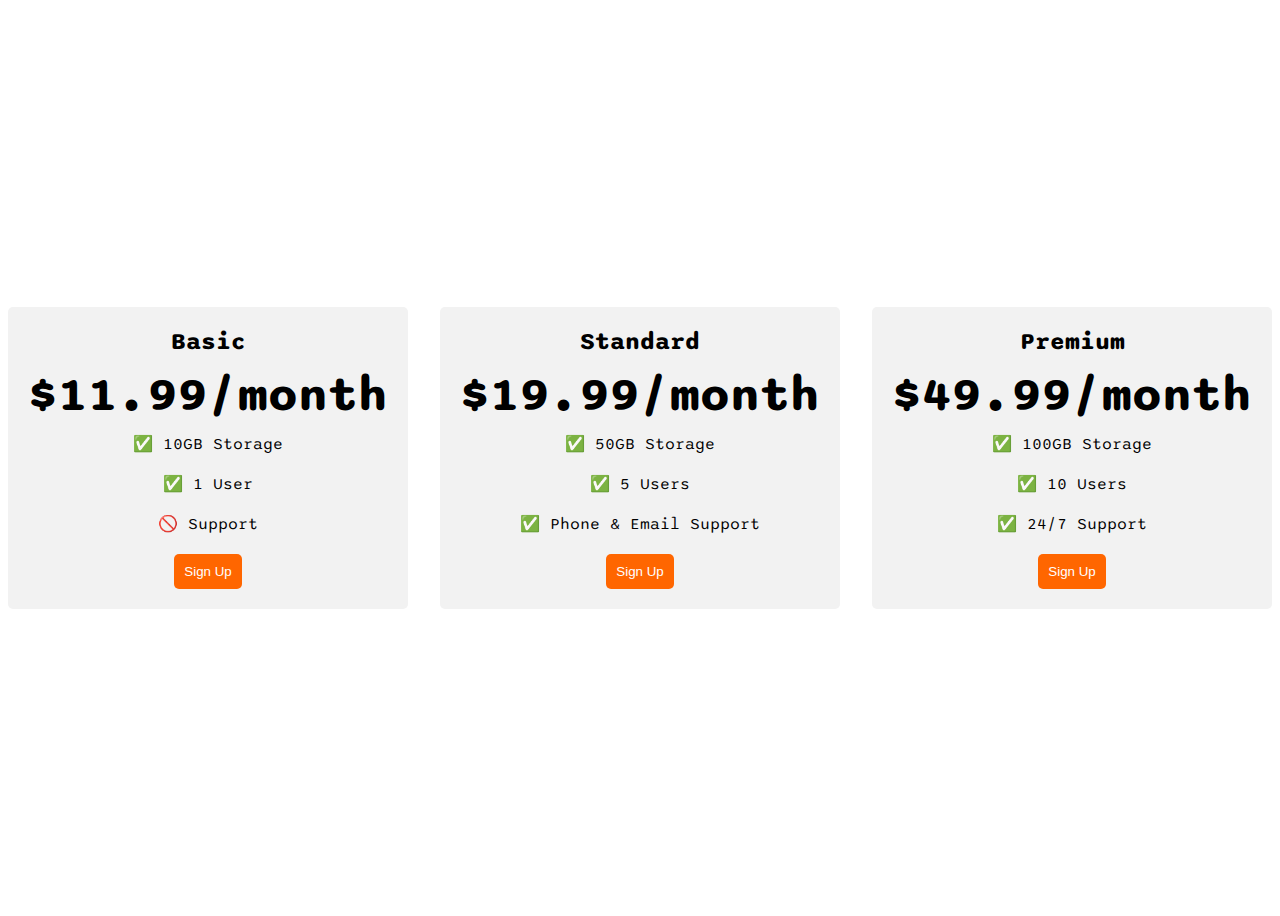
<file: projects/solution1.html>
<!DOCTYPE html>
<html>

<head>
  <title>Flexbox Pricing Table</title>
  <link rel="preconnect" href="https://fonts.googleapis.com">
  <link rel="preconnect" href="https://fonts.gstatic.com" crossorigin>
  <link href="https://fonts.googleapis.com/css2?family=Sono:wght@400;700&display=swap" rel="stylesheet">
  <style>
    body {
      font-family: 'Sono', sans-serif;
    }

    .pricing-container {
      display: flex;
      justify-content: center;
      align-items: center;
      height: 100vh;
      gap: 2rem;
    }

    .pricing-plan {
      flex: 1;
      max-width: 400px;
      padding: 20px;
      background-color: #f2f2f2;
      border-radius: 5px;
      text-align: center;
    }

    .plan-title {
      font-size: 24px;
      font-weight: bold;
      margin-bottom: 10px;
    }

    .plan-price {
      font-size: 48px;
      font-weight: bold;
      margin-bottom: 10px;
    }

    .plan-features {
      list-style: none;
      padding: 0;
      margin: 0;
    }

    .plan-features li {
      margin-bottom: 20px;
    }

    .plan-button {
      padding: 10px;
      background-color: #ff6600;
      color: #fff;
      border-radius: 5px;
      border: none;
    }

    @media (max-width: 1250px) {
      .pricing-container {
        flex-direction: column;
        height: 100%;
      }
    }
  </style>
</head>

<body>
  <div class="pricing-container">
    <div class="pricing-plan">
      <div class="plan-title">Basic</div>
      <div class="plan-price">$11.99/month</div>
      <ul class="plan-features">
        <li>✅ 10GB Storage</li>
        <li>✅ 1 User</li>
        <li>🚫 Support</li>
      </ul>
      <button class="plan-button">Sign Up</a>
    </div>
    <div class="pricing-plan">
      <div class="plan-title">Standard</div>
      <div class="plan-price">$19.99/month</div>
      <ul class="plan-features">
        <li>✅ 50GB Storage</li>
        <li>✅ 5 Users</li>
        <li>✅ Phone &amp; Email Support</li>
      </ul>
      <button class="plan-button">Sign Up</a>
    </div>
    <div class="pricing-plan">
      <div class="plan-title">Premium</div>
      <div class="plan-price">$49.99/month</div>
      <ul class="plan-features">
        <li>✅ 100GB Storage</li>
        <li>✅ 10 Users</li>
        <li>✅ 24/7 Support</li>
      </ul>
      <button class="plan-button">Sign Up</a>
    </div>
  </div>

</body>

</html>
</file>
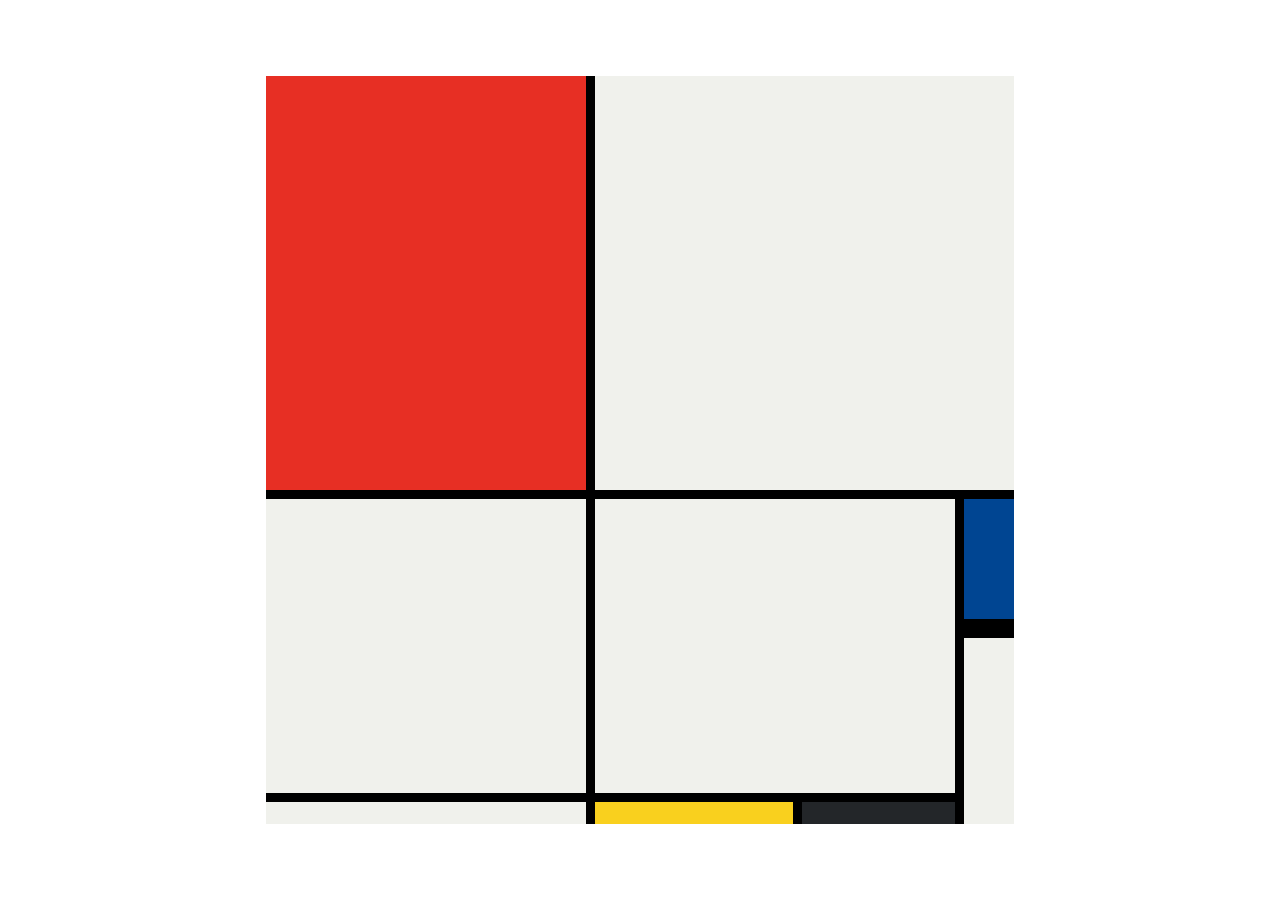
<file: projects/solution2.html>
<!DOCTYPE html>
<html lang="en">

<head>
  <meta charset="UTF-8">
  <meta name="viewport" content="width=device-width, initial-scale=1.0">
  <title>Mondrian Project</title>
  <style>
    /* 
    Write your CSS here 
    Line Colour: #000
    White: #F0F1EC
    Red: #E72F24
    Black: #232629
    Blue: #004592
    Yellow: #F9D01E
    */
    body {
      display: flex;
      justify-content: center;
      align-items: center;
      height: 100vh;
      margin: 0;
      padding: 0;
    }

    .container {
      height: 748px;
      width: 748px;
      display: grid;
      background-color: #000;
      grid-template-columns: 320px 198px 153px 50px;
      grid-template-rows: 414px 130px 155px 22px;
      gap: 9px;
    }

    .item {
      background-color: #F0F1EC;
    }

    .red {
      background-color: #E72F24;
    }

    .white1 {
      grid-column: span 3;
    }

    .white2 {
      grid-row: span 2;
    }

    .white3 {
      grid-area: 2 / 2 / 4 /4
    }

    .blue {
      background-color: #004592;
      border-bottom: 10px solid #000;
    }

    .white4 {
      grid-row: span 2;
    }

    .yellow {
      background-color: #F9D01E;
    }

    .black {
      background-color: #232629;
    }
  </style>
</head>

<body>
  <!-- Write your HTML here -->

  <div class="container">
    <div class="item red"></div>
    <div class="item white1"></div>
    <div class="item white2"></div>
    <div class="item white3"></div>

    <div class="item blue"></div>
    <div class="item white4"></div>

    <div class="item"></div>
    <div class="item yellow"></div>
    <div class="item black"></div>
  </div>
</body>

</html>
</file>
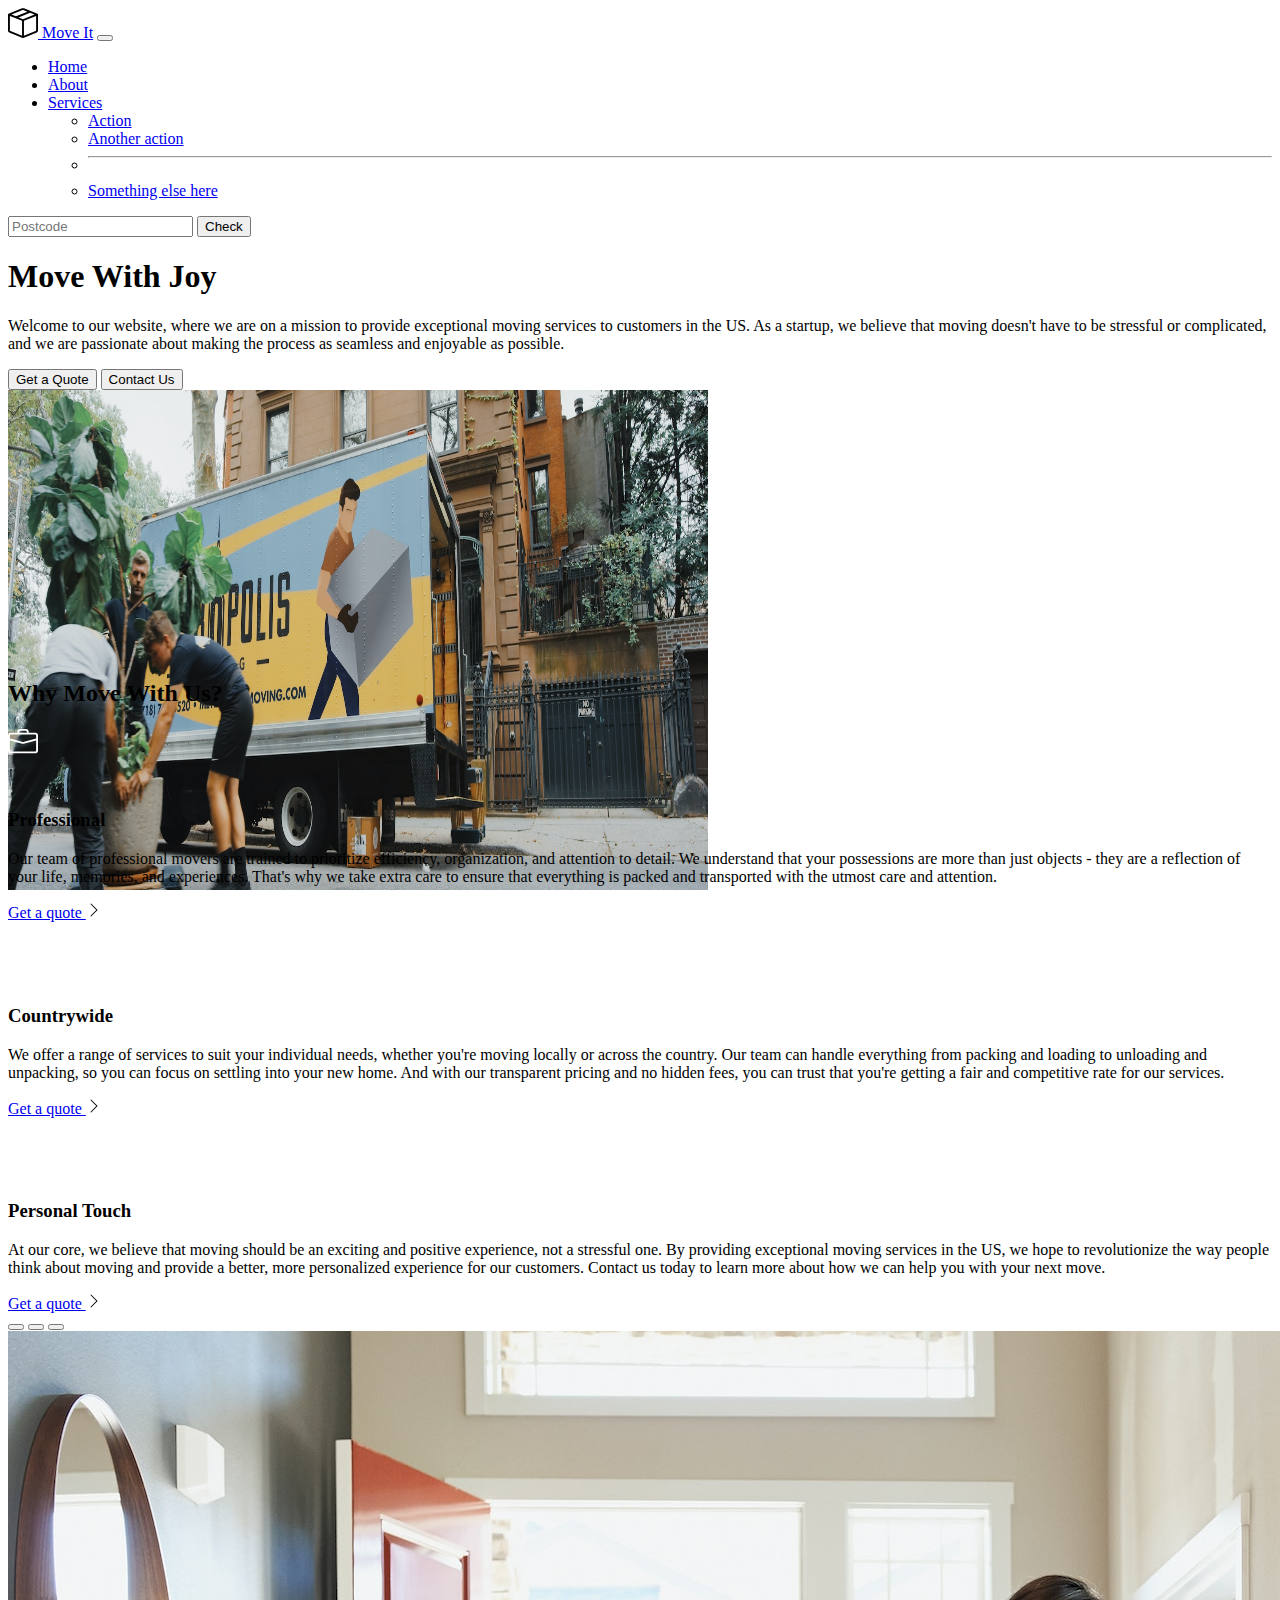
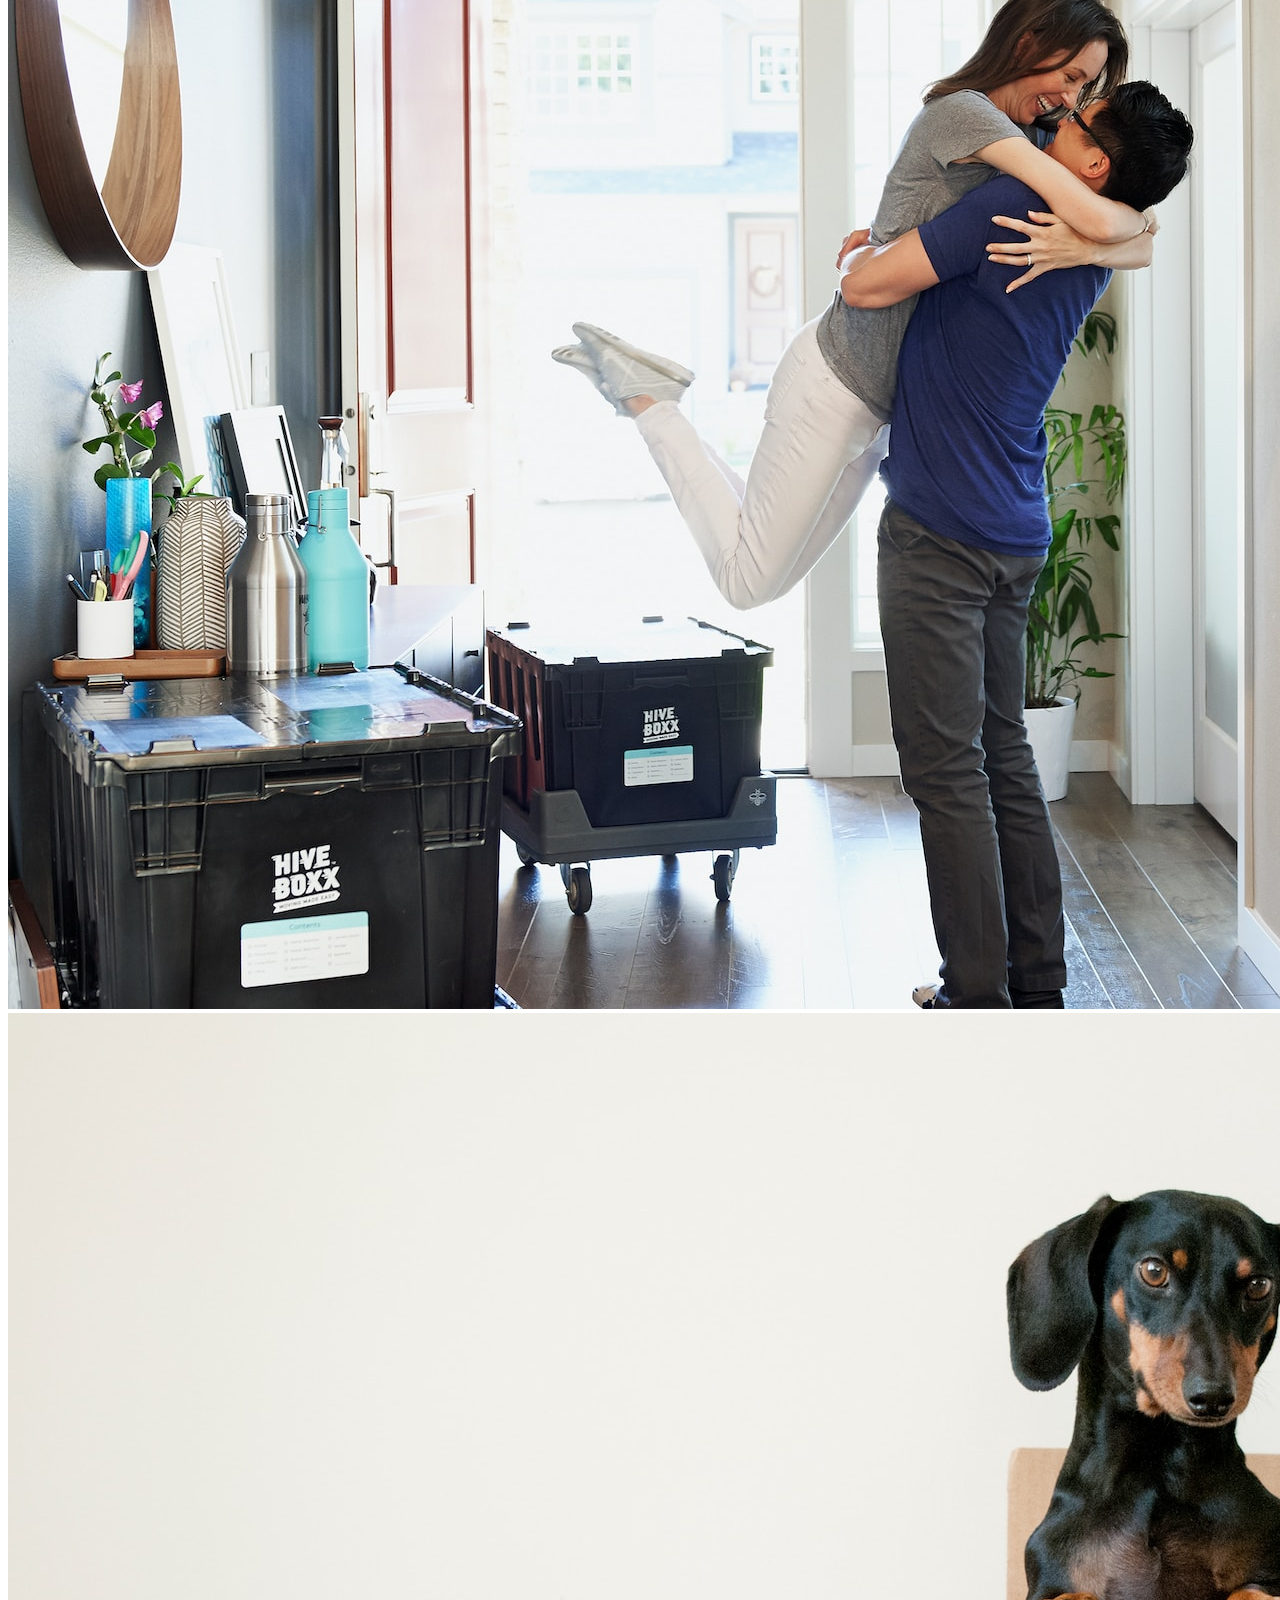
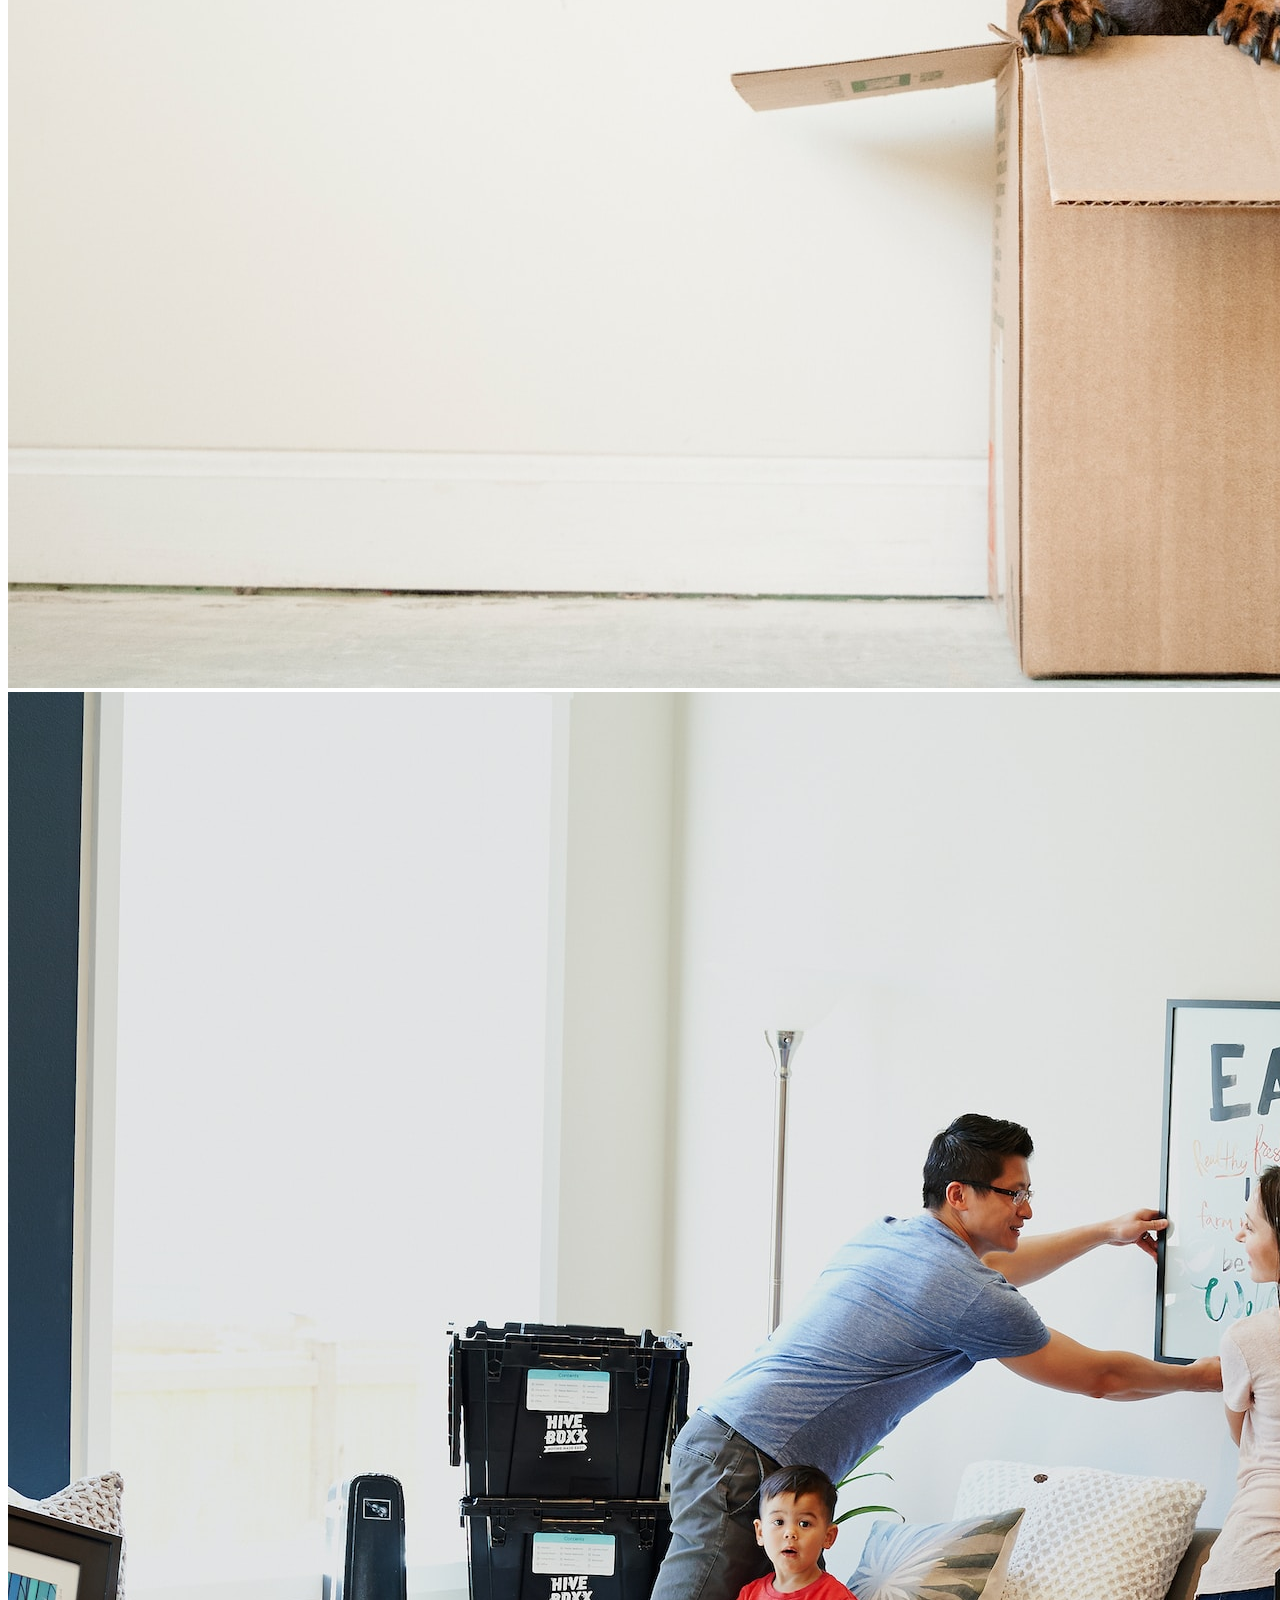
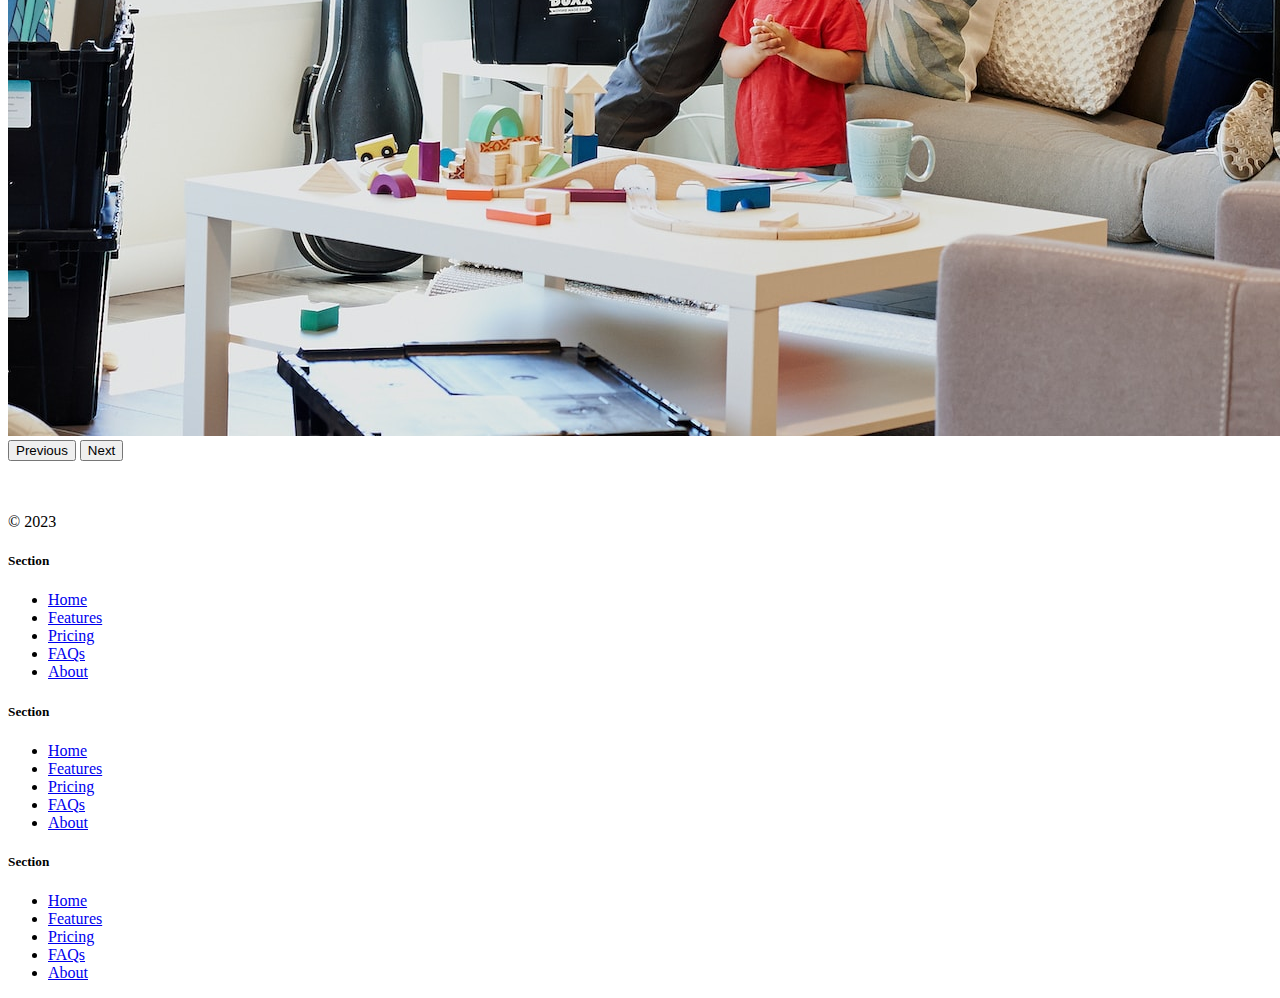
<file: projects/solution3.html>
<!DOCTYPE html>
<html lang="en">

<head>
  <meta charset="UTF-8">
  <meta name="viewport" content="width=device-width, initial-scale=1.0">
  <title>Bootstrap Components</title>
  <link href="https://cdn.jsdelivr.net/npm/bootstrap@5.3.0-alpha2/dist/css/bootstrap.min.css" rel="stylesheet"
    integrity="sha384-aFq/bzH65dt+w6FI2ooMVUpc+21e0SRygnTpmBvdBgSdnuTN7QbdgL+OapgHtvPp" crossorigin="anonymous">
  <style>
    .feature-icon {
      width: 4rem;
      height: 4rem;
      border-radius: 0.75rem;
    }
  </style>
</head>

<body>

  <nav class="navbar navbar-expand-lg bg-body-tertiary">
    <div class="container-fluid">
      <a class="navbar-brand" href="#"><img src="./box-seam.svg" alt="moveit brand icon" height="30"> Move It</a>
      <button class="navbar-toggler" type="button" data-bs-toggle="collapse" data-bs-target="#navbarSupportedContent"
        aria-controls="navbarSupportedContent" aria-expanded="false" aria-label="Toggle navigation">
        <span class="navbar-toggler-icon"></span>
      </button>
      <div class="collapse navbar-collapse" id="navbarSupportedContent">
        <ul class="navbar-nav me-auto mb-2 mb-lg-0">
          <li class="nav-item">
            <a class="nav-link active" aria-current="page" href="#">Home</a>
          </li>
          <li class="nav-item">
            <a class="nav-link" href="#">About</a>
          </li>
          <li class="nav-item dropdown">
            <a class="nav-link dropdown-toggle" href="#" role="button" data-bs-toggle="dropdown" aria-expanded="false">
              Services
            </a>
            <ul class="dropdown-menu">
              <li><a class="dropdown-item" href="#">Action</a></li>
              <li><a class="dropdown-item" href="#">Another action</a></li>
              <li>
                <hr class="dropdown-divider">
              </li>
              <li><a class="dropdown-item" href="#">Something else here</a></li>
            </ul>
          </li>
        </ul>
        <form class="d-flex" role="search">
          <input class="form-control me-2" type="search" placeholder="Postcode" aria-label="Search">
          <button class="btn btn-outline-success" type="submit">Check</button>
        </form>
      </div>
    </div>
  </nav>


  <div class="px-4 pt-5 my-5 text-center border-bottom">
    <h1 class="display-4 fw-bold text-body-emphasis">Move With Joy</h1>
    <div class="col-lg-6 mx-auto">
      <p class="lead mb-4">Welcome to our website, where we are on a mission to provide exceptional moving services to
        customers in the US. As a
        startup, we believe that moving doesn't have to be stressful or complicated, and we are passionate about making
        the
        process as seamless and enjoyable as possible.
      </p>
      <div class="d-grid gap-2 d-sm-flex justify-content-sm-center mb-5">
        <button type="button" class="btn btn-primary btn-lg px-4 me-sm-3">Get a Quote</button>
        <button type="button" class="btn btn-outline-secondary btn-lg px-4">Contact Us</button>
      </div>
    </div>
    <div class="overflow-hidden" style="max-height: 30vh;">
      <div class="container px-5">
        <img src="./moving-van.jpg" class="img-fluid border rounded-3 shadow-lg mb-4" alt="Example image" width="700"
          height="500" loading="lazy">
      </div>
    </div>
  </div>

  <div class="container px-4 py-5" id="featured-3">
    <h2 class="pb-2 border-bottom">Why Move With Us?</h2>
    <div class="row g-4 py-5 row-cols-1 row-cols-lg-3">
      <div class="feature col">
        <div
          class="feature-icon d-inline-flex align-items-center justify-content-center text-bg-primary bg-gradient fs-2 mb-3">
          <img src="./briefcase.svg" alt="briefcase" height="30">
        </div>
        <h3 class="fs-2">Professional</h3>
        <p>Our team of professional movers are trained to prioritize efficiency, organization, and attention to detail.
          We
          understand that your possessions are more than just objects - they are a reflection of your life, memories,
          and
          experiences. That's why we take extra care to ensure that everything is packed and transported with the utmost
          care and
          attention.</p>
        <a href="#" class="icon-link">
          Get a quote
          <img src="./chevron-right.svg" alt="chevron-right">
        </a>
      </div>
      <div class="feature col">
        <div
          class="feature-icon d-inline-flex align-items-center justify-content-center text-bg-primary bg-gradient fs-2 mb-3">
          <img src="./bus-front.svg" alt="bus-front" height="30">
        </div>
        <h3 class="fs-2">Countrywide</h3>
        <p>We offer a range of services to suit your individual needs, whether you're moving locally or across the
          country. Our
          team can handle everything from packing and loading to unloading and unpacking, so you can focus on settling
          into your
          new home. And with our transparent pricing and no hidden fees, you can trust that you're getting a fair and
          competitive
          rate for our services.</p>
        <a href="#" class="icon-link">
          Get a quote
          <img src="./chevron-right.svg" alt="chevron-right">
        </a>
      </div>
      <div class="feature col">
        <div
          class="feature-icon d-inline-flex align-items-center justify-content-center text-bg-primary bg-gradient fs-2 mb-3">
          <img src="./chat-square-heart.svg" alt="chat-square-heart" height="30">
        </div>
        <h3 class="fs-2">Personal Touch</h3>
        <p>At our core, we believe that moving should be an exciting and positive experience, not a stressful one. By
          providing
          exceptional moving services in the US, we hope to revolutionize the way people think about moving and provide
          a better,
          more personalized experience for our customers. Contact us today to learn more about how we can help you with
          your next
          move.</p>
        <a href="#" class="icon-link">
          Get a quote
          <img src="./chevron-right.svg" alt="chevron-right">
        </a>
      </div>
    </div>
  </div>
  <div class="container">
    <div id="carouselExampleIndicators" class="carousel slide">
      <div class="carousel-indicators">
        <button type="button" data-bs-target="#carouselExampleIndicators" data-bs-slide-to="0" class="active"
          aria-current="true" aria-label="Slide 1"></button>
        <button type="button" data-bs-target="#carouselExampleIndicators" data-bs-slide-to="1"
          aria-label="Slide 2"></button>
        <button type="button" data-bs-target="#carouselExampleIndicators" data-bs-slide-to="2"
          aria-label="Slide 3"></button>
      </div>
      <div class="carousel-inner">
        <div class="carousel-item active">
          <img src="./couple.jpg" class="d-block w-100" alt="couple">
        </div>
        <div class="carousel-item">
          <img src="./dog.jpg" class="d-block w-100" alt="dog">
        </div>
        <div class="carousel-item">
          <img src="./family.jpg" class="d-block w-100" alt="family">
        </div>
      </div>
      <button class="carousel-control-prev" type="button" data-bs-target="#carouselExampleIndicators"
        data-bs-slide="prev">
        <span class="carousel-control-prev-icon" aria-hidden="true"></span>
        <span class="visually-hidden">Previous</span>
      </button>
      <button class="carousel-control-next" type="button" data-bs-target="#carouselExampleIndicators"
        data-bs-slide="next">
        <span class="carousel-control-next-icon" aria-hidden="true"></span>
        <span class="visually-hidden">Next</span>
      </button>
    </div>
  </div>

  <div class="container">
    <footer class="row row-cols-1 row-cols-sm-2 row-cols-md-5 py-5 my-5 border-top">
      <div class="col mb-3">
        <a href="/" class="d-flex align-items-center mb-3 link-body-emphasis text-decoration-none">
          <svg class="bi me-2" width="40" height="32">
            <use xlink:href="#bootstrap"></use>
          </svg>
        </a>
        <p class="text-body-secondary">© 2023</p>
      </div>

      <div class="col mb-3">

      </div>

      <div class="col mb-3">
        <h5>Section</h5>
        <ul class="nav flex-column">
          <li class="nav-item mb-2"><a href="#" class="nav-link p-0 text-body-secondary">Home</a></li>
          <li class="nav-item mb-2"><a href="#" class="nav-link p-0 text-body-secondary">Features</a></li>
          <li class="nav-item mb-2"><a href="#" class="nav-link p-0 text-body-secondary">Pricing</a></li>
          <li class="nav-item mb-2"><a href="#" class="nav-link p-0 text-body-secondary">FAQs</a></li>
          <li class="nav-item mb-2"><a href="#" class="nav-link p-0 text-body-secondary">About</a></li>
        </ul>
      </div>

      <div class="col mb-3">
        <h5>Section</h5>
        <ul class="nav flex-column">
          <li class="nav-item mb-2"><a href="#" class="nav-link p-0 text-body-secondary">Home</a></li>
          <li class="nav-item mb-2"><a href="#" class="nav-link p-0 text-body-secondary">Features</a></li>
          <li class="nav-item mb-2"><a href="#" class="nav-link p-0 text-body-secondary">Pricing</a></li>
          <li class="nav-item mb-2"><a href="#" class="nav-link p-0 text-body-secondary">FAQs</a></li>
          <li class="nav-item mb-2"><a href="#" class="nav-link p-0 text-body-secondary">About</a></li>
        </ul>
      </div>

      <div class="col mb-3">
        <h5>Section</h5>
        <ul class="nav flex-column">
          <li class="nav-item mb-2"><a href="#" class="nav-link p-0 text-body-secondary">Home</a></li>
          <li class="nav-item mb-2"><a href="#" class="nav-link p-0 text-body-secondary">Features</a></li>
          <li class="nav-item mb-2"><a href="#" class="nav-link p-0 text-body-secondary">Pricing</a></li>
          <li class="nav-item mb-2"><a href="#" class="nav-link p-0 text-body-secondary">FAQs</a></li>
          <li class="nav-item mb-2"><a href="#" class="nav-link p-0 text-body-secondary">About</a></li>
        </ul>
      </div>
    </footer>
  </div>
  <script src="https://cdn.jsdelivr.net/npm/bootstrap@5.3.0-alpha3/dist/js/bootstrap.bundle.min.js"
    integrity="sha384-ENjdO4Dr2bkBIFxQpeoTz1HIcje39Wm4jDKdf19U8gI4ddQ3GYNS7NTKfAdVQSZe"
    crossorigin="anonymous"></script>
</body>

</html>
</file>
<file: style.css>
body{
  font-family: serif, sans-serif;
  margin: 0%;
  padding: 0%;
  text-align: center;
  background-color: whitesmoke;
}

.nav-bar{
  display: flex;
  justify-content: space-around;
  align-items: center;
  background-color:cornflowerblue;
}

a{
  text-decoration: none;
  font-weight: 600;
  font-size: larger;
  color: #000;
}

.angela{
  font-size: 24px;
  margin: 6rem;
}

.angela h1{
  font-weight: 900;
}

.angela span{
  text-decoration: underline;
}

.parent{
  display: grid;
  grid-template-columns: 0.5fr 1fr;
  grid-template-rows: 1fr;
  text-align: left;
  width: 40%;
  margin: 100px auto;
  row-gap: 2rem;
}

.parent {
  display: grid;
  grid-template-columns: 0.5fr 1fr;
  grid-template-rows: repeat(1, 1fr);
  width: 50%;
  margin: 100px auto 0 auto;
  text-align: left;
  row-gap: 2rem;
}

.hr1{
  border: none;
  padding-inline: 100px;
}

.pros{
  display: flex;
  flex-wrap: wrap;
  justify-content: space-evenly;
  flex-direction: column;
  margin-top: 20px;
}

.pros img{
  height: 200px;
  width: 400px;
}

.footer{
  height: 100px;
  display: flex;
  justify-content: center;
  align-items: center;
  gap: 3rem;
}

.gradient-background {
  background: linear-gradient(300deg, #00bfff, #D4F6FF, #ef8172);
  background-size: 180% 180%;
  animation: gradient-animation 18s ease infinite;
}

@keyframes gradient-animation {
  0% {
    background-position: 0% 50%;
  }
  50% {
    background-position: 100% 50%;
  }
  100% {
    background-position: 0% 50%;
  }
}
</file>
<file: projects/cont.css>
body{
    font-family: serif, sans-serif;
    margin: 0%;
    padding: 0%;
    background-color: antiquewhite;
}

.contact{
    height: 100%;
    display: flex;
    justify-content: center;
    margin: 25rem 2rem 0 2rem;
}

input{
    height: 30px;
    width: 300px;
    font-size: larger;
    font-weight: 600;
    border-radius: 5px;
}

button{
    width: 120px;
    color: aliceblue;
    background-color: green;
    font-size: larger;
    font-weight: 600;
    border-radius: 1%;
}
</file>
<file: projects/style1.css>
.gradient-background {
  background: linear-gradient(300deg, #00bfff, #ff4c68, #ef8172);
  background-size: 180% 180%;
  animation: gradient-animation 18s ease infinite;
}

@keyframes gradient-animation {
  0% {
    background-position: 0% 50%;
  }
  50% {
    background-position: 100% 50%;
  }
  100% {
    background-position: 0% 50%;
  }
}

.icon-square {
  width: 3rem;
  height: 3rem;
  border-radius: 0.75rem;
}

.profile-img {
  height: 100px;
  border-radius: 50%;
}
</file>
